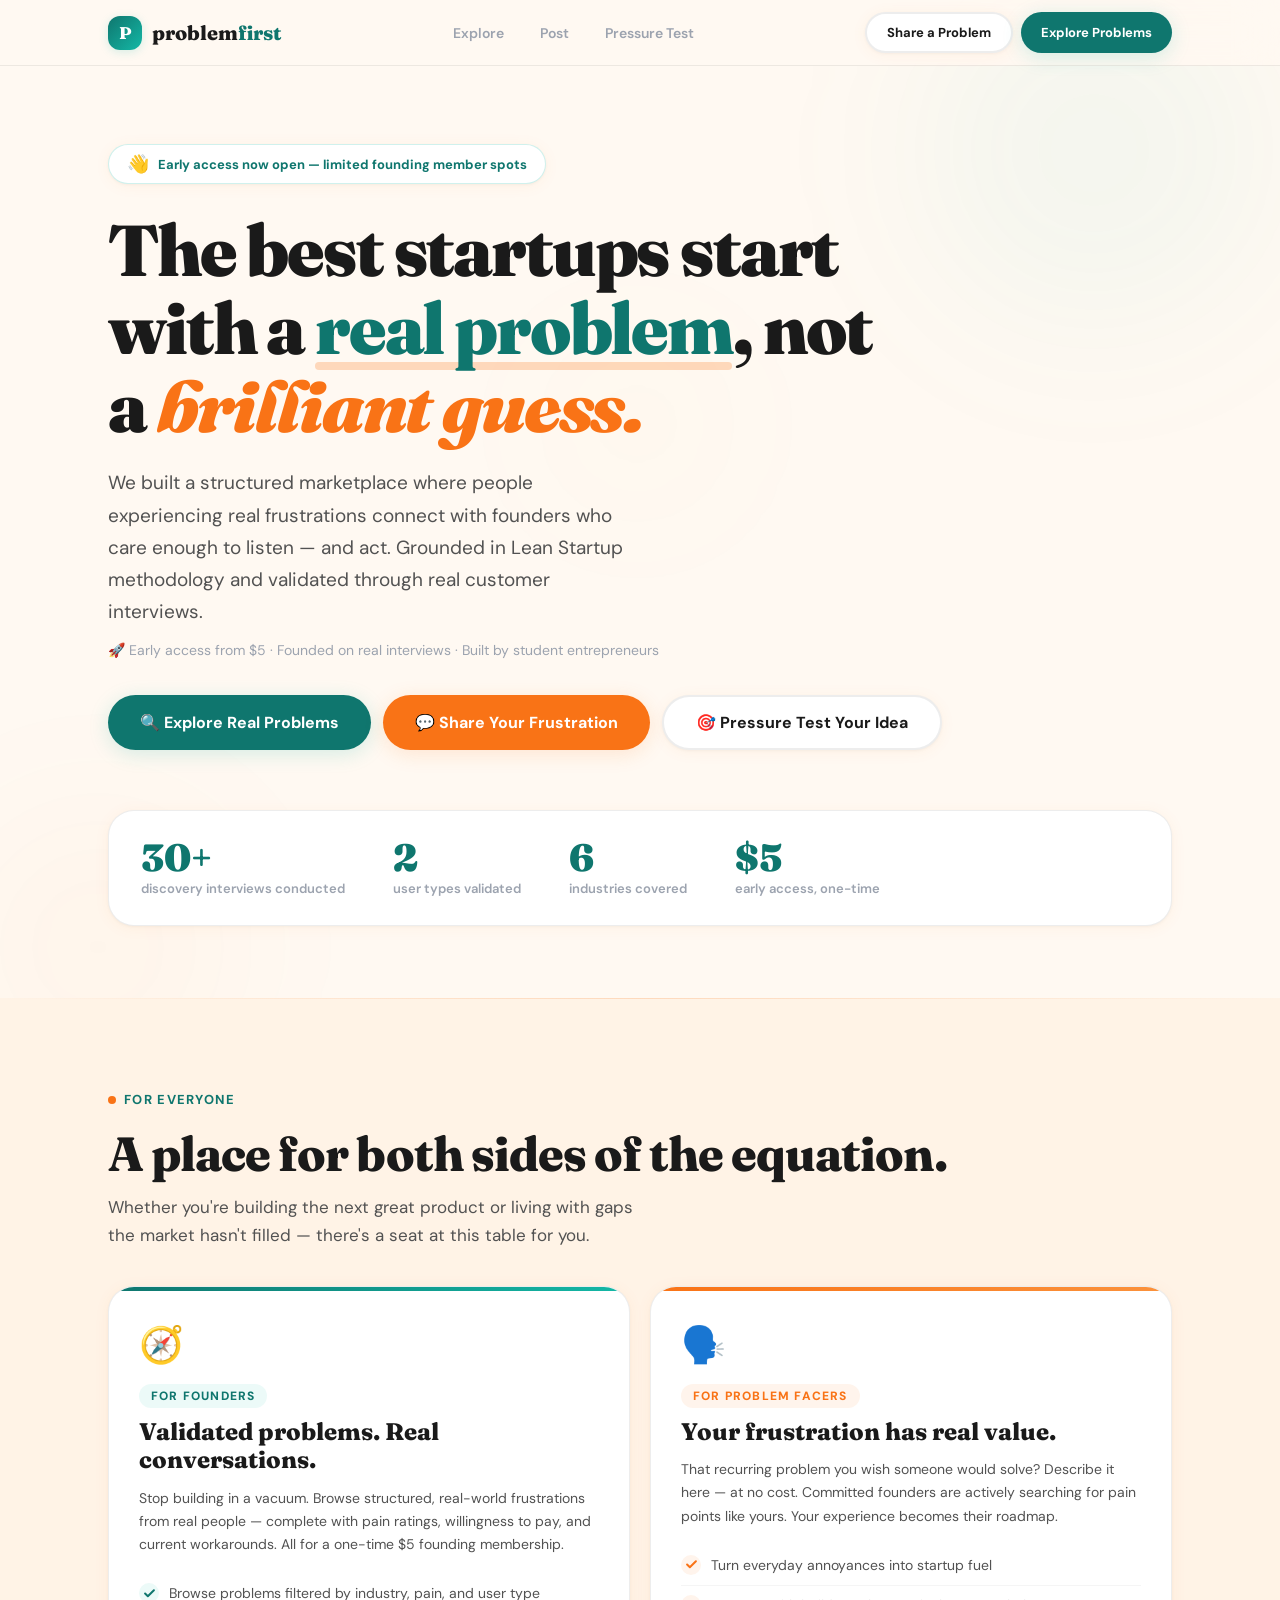
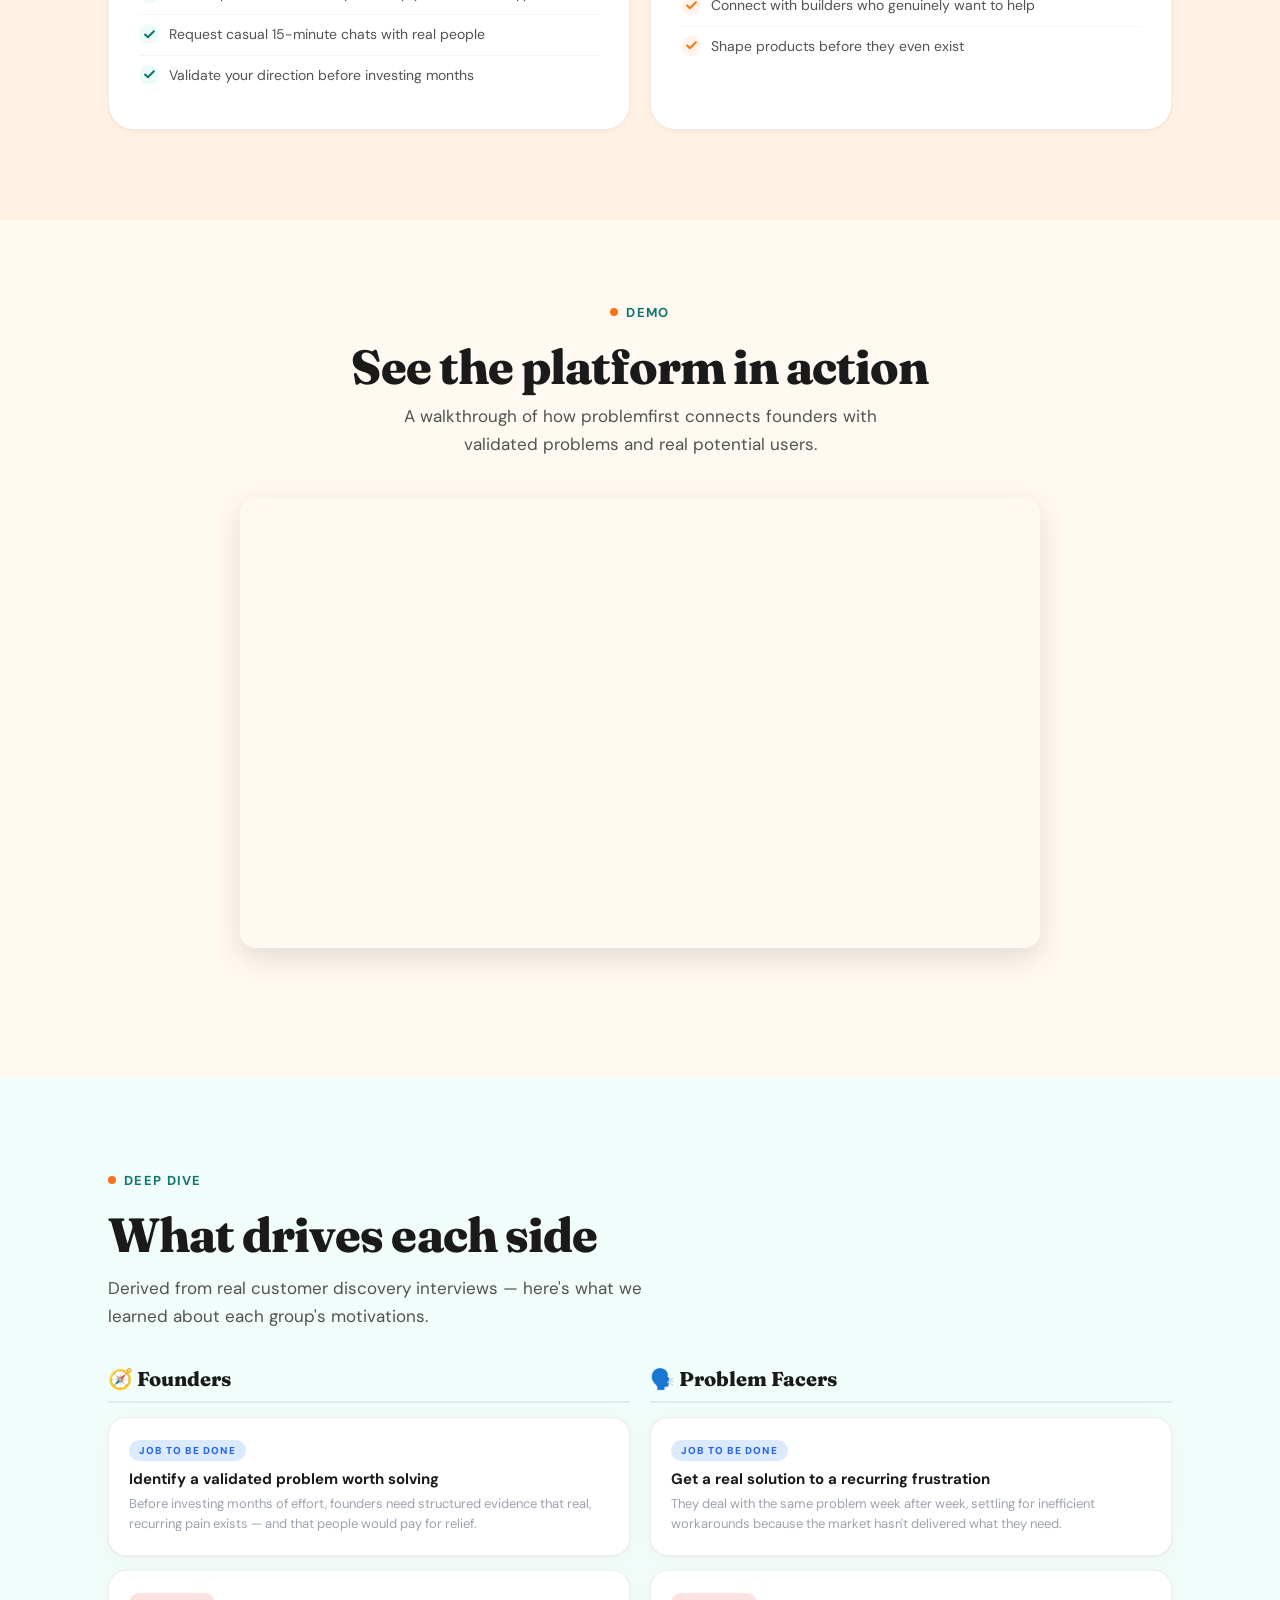
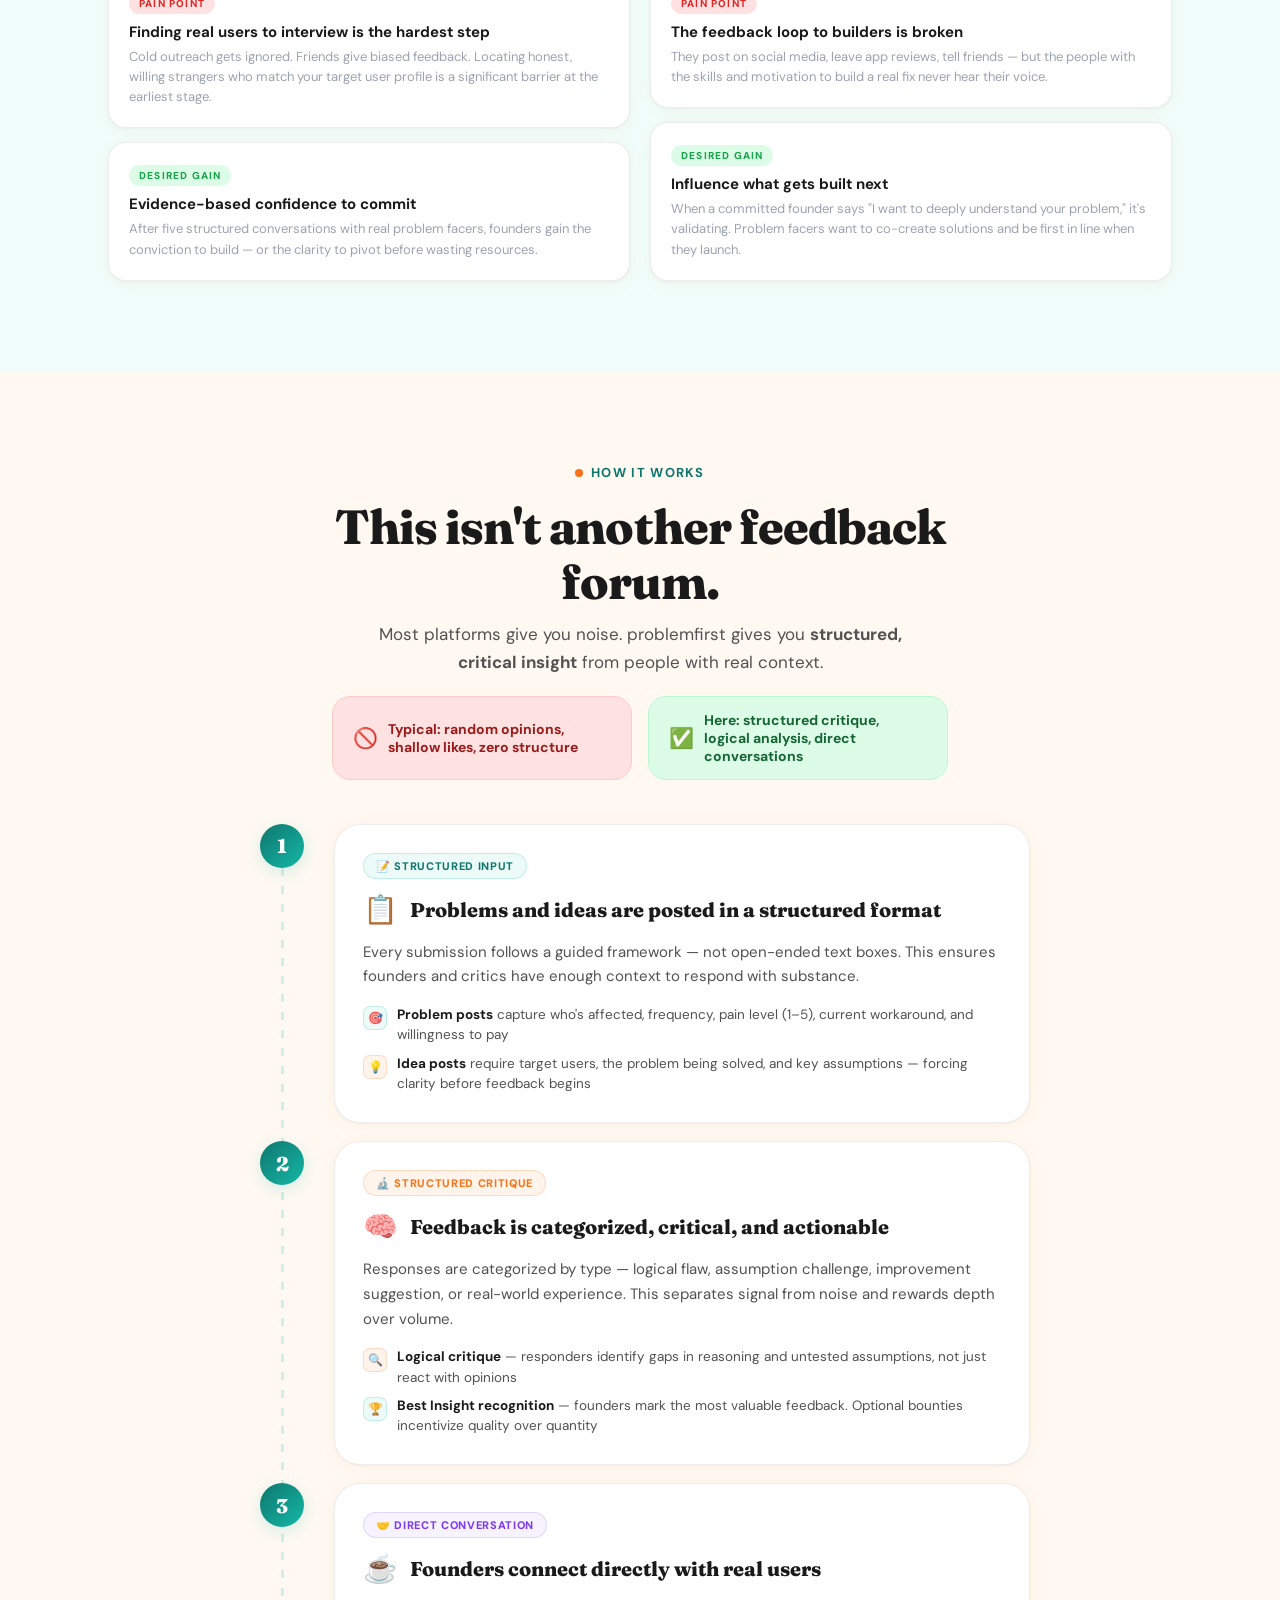
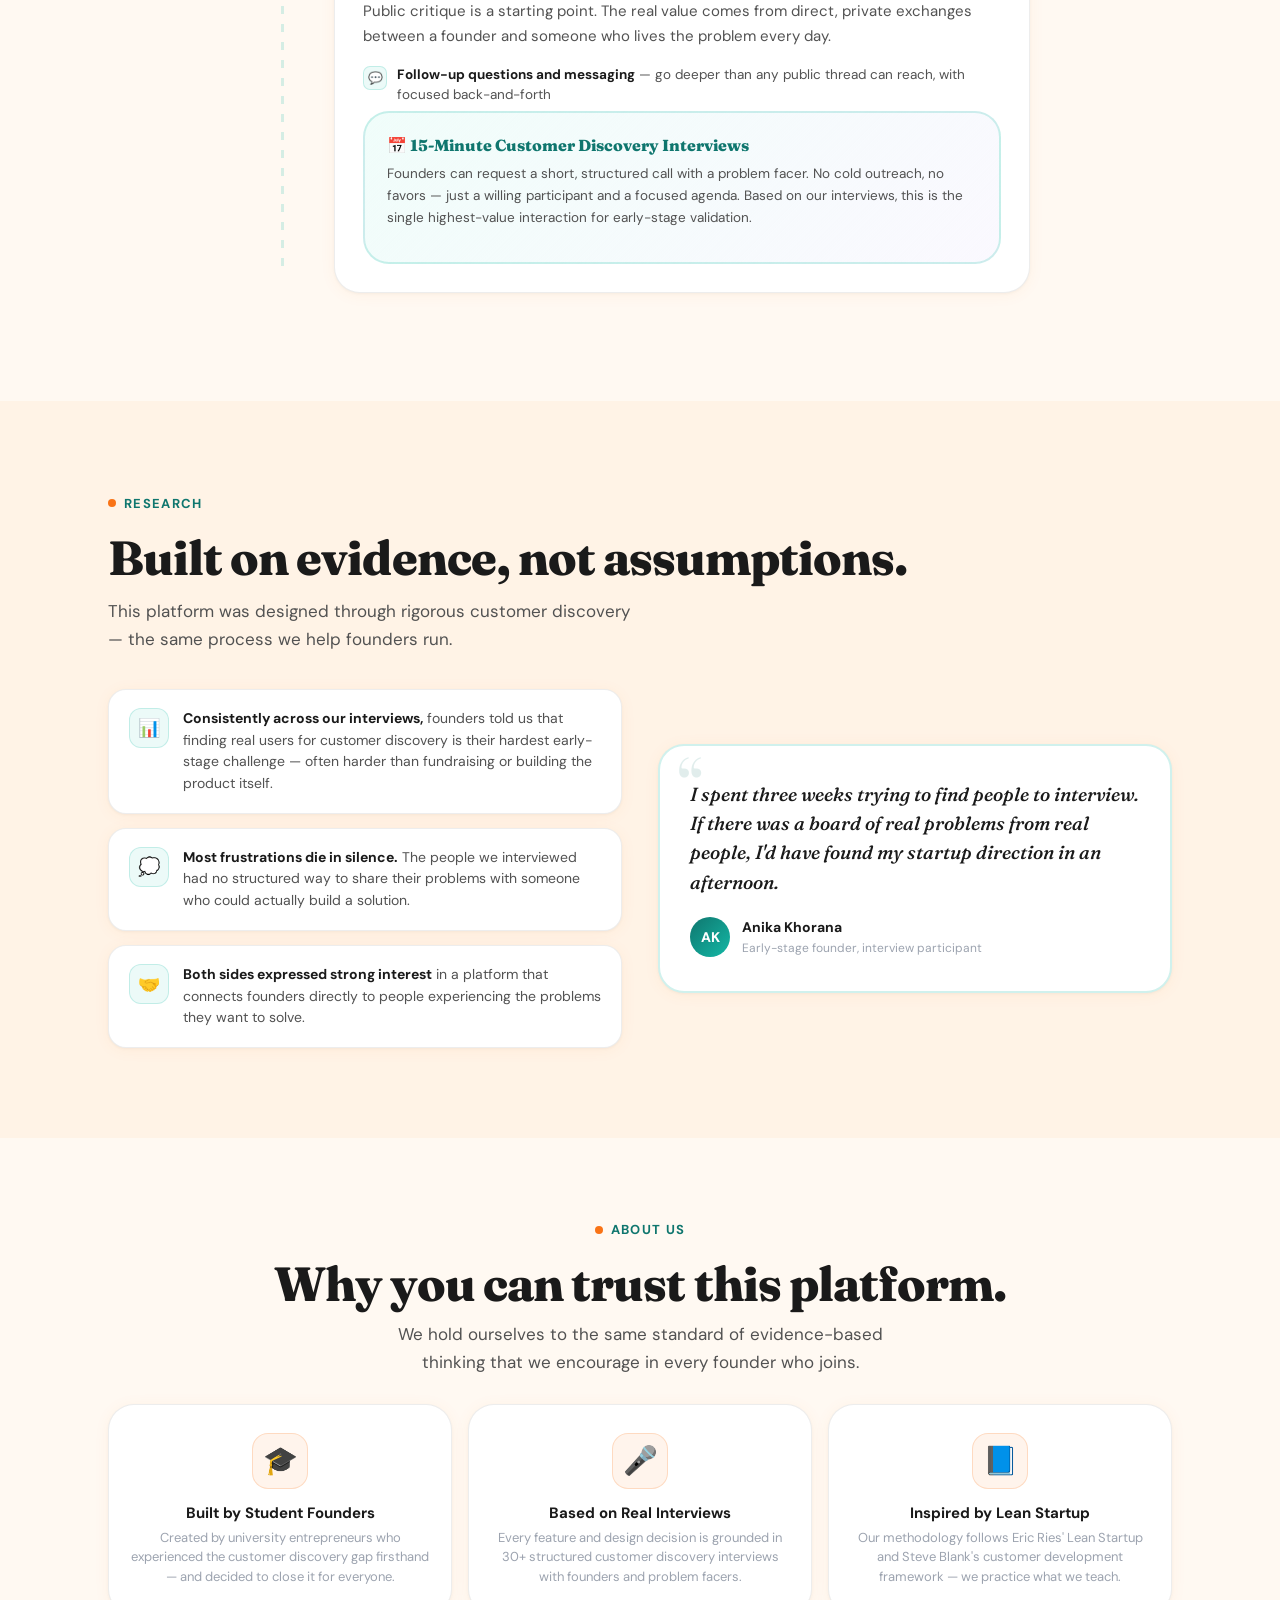
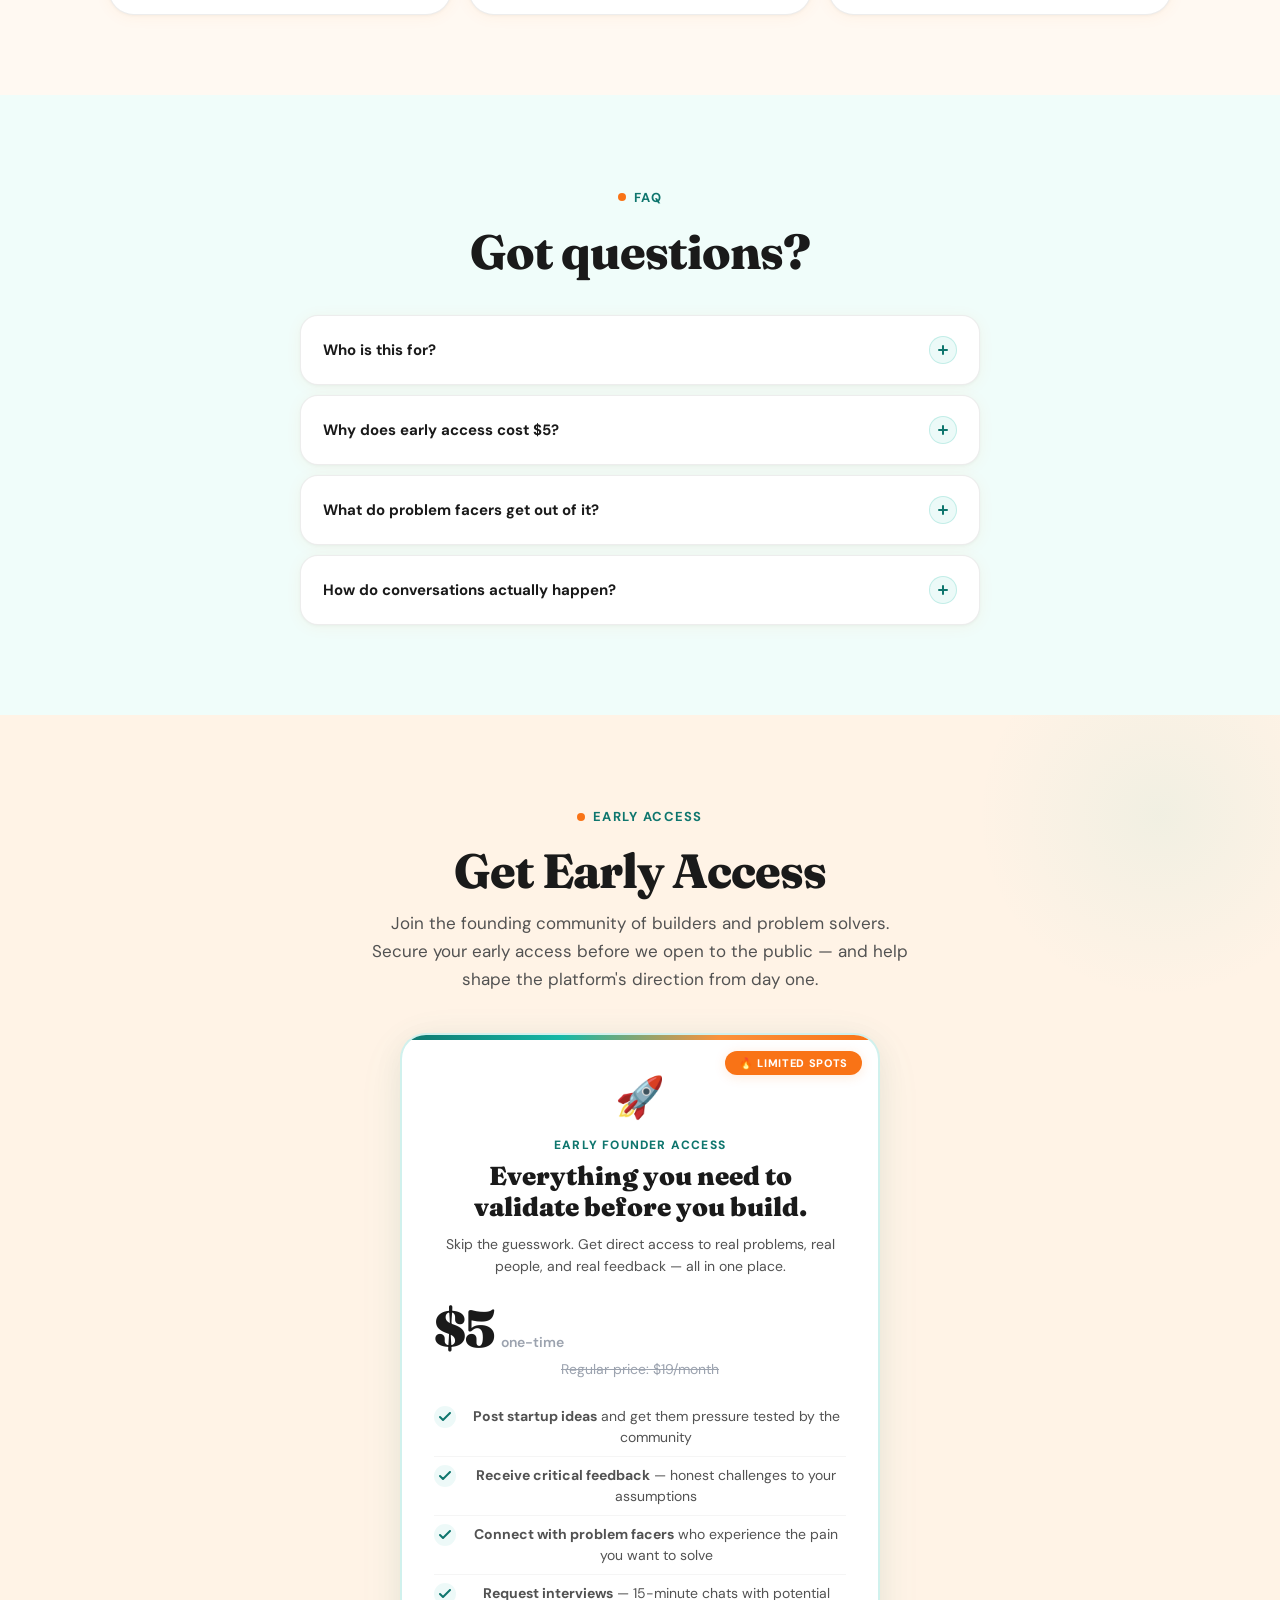
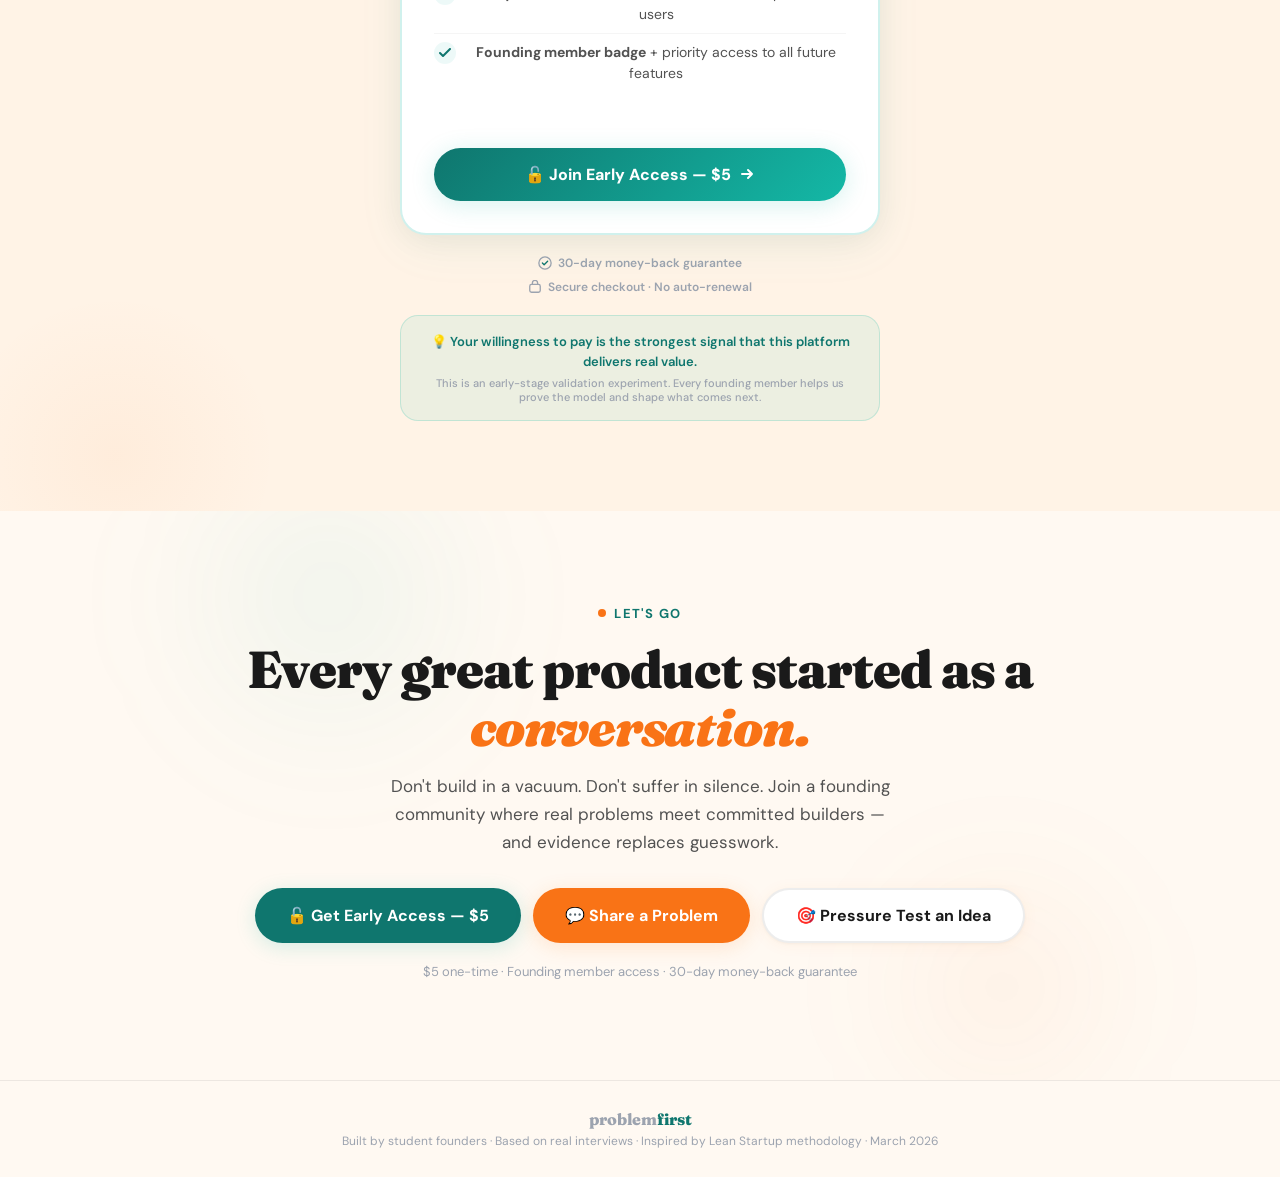
<file: index.html>
<!DOCTYPE html>
<html lang="en">
<head>
  <!-- Google tag (gtag.js) -->
<script async src="https://www.googletagmanager.com/gtag/js?id=G-DMVNR7SZPJ"></script>
<script>
  window.dataLayer = window.dataLayer || [];
  function gtag(){dataLayer.push(arguments);}
  gtag('js', new Date());

  gtag('config', 'G-DMVNR7SZPJ');
</script>
  
  <meta charset="UTF-8">
  <meta name="viewport" content="width=device-width, initial-scale=1.0">
  <title>problemfirst — Start with a real problem, not just an idea.</title>

  <!-- SEO Meta -->
  <meta name="description" content="A marketplace connecting founders with people who experience real problems. Discover pain points, validate demand, and talk to future users before building.">
  <meta name="keywords" content="startup, customer discovery, problem validation, founders, MVP, lean startup">
  <meta name="author" content="problemfirst">

  <!-- Open Graph -->
  <meta property="og:title" content="problemfirst — Start with a real problem, not just an idea.">
  <meta property="og:description" content="Connect founders with people experiencing real problems. Validate before you build.">
  <meta property="og:type" content="website">
  <meta property="og:url" content="https://yourusername.github.io/problemfirst/">
  <meta property="og:image" content="assets/images/og-image.svg">

  <!-- Twitter Card -->
  <meta name="twitter:card" content="summary_large_image">
  <meta name="twitter:title" content="problemfirst — Start with a real problem, not just an idea.">
  <meta name="twitter:description" content="Connect founders with people experiencing real problems.">

  <!-- Favicon -->
  <link rel="icon" type="image/svg+xml" href="assets/images/favicon.svg">

  <!-- Fonts -->
  <link rel="preconnect" href="https://fonts.googleapis.com">
  <link rel="preconnect" href="https://fonts.gstatic.com" crossorigin>
  <link href="https://fonts.googleapis.com/css2?family=Fraunces:ital,opsz,wght@0,9..144,400;0,9..144,500;0,9..144,600;0,9..144,700;0,9..144,800;0,9..144,900;1,9..144,400;1,9..144,700&family=DM+Sans:wght@400;500;600;700;800&display=swap" rel="stylesheet">

  <!-- Stylesheet -->
  <link rel="stylesheet" href="assets/css/style.css">
</head>
<body>

<!-- NAV -->
<nav class="topnav">
  <div class="topnav-inner">
    <div class="logo" onclick="go('landing')">
      <span class="logo-mark">P</span>
      <span class="logo-text">problem<span>first</span></span>
    </div>
    <div class="nav-links">
      <button class="nav-link" data-nav="board" onclick="go('board')">Explore</button>
      <button class="nav-link" data-nav="post" onclick="go('post')">Post</button>
      <button class="nav-link" data-nav="pressuretest" onclick="go('pressuretest')">Pressure Test</button>
    </div>
    <div class="nav-cta">
      <button class="btn btn-ghost btn-sm" onclick="go('post')">Share a Problem</button>
      <button class="btn btn-teal btn-sm" onclick="go('board')">Explore Problems</button>
    </div>
  </div>
</nav>


<!-- ═══ PAGE 1: LANDING ═══ -->
<div id="page-landing" class="page active">

  <section class="hero">
    <div class="hero-bg"><div class="hero-blob b1"></div><div class="hero-blob b2"></div><div class="hero-blob b3"></div></div>
    <div class="container">
      <div class="hero-eyebrow reveal"><span class="hero-wave">👋</span> Early access now open — limited founding member spots</div>
      <h1 class="hero-h1 reveal reveal-d1">
        The best startups start with a <span class="highlight">real problem</span>, not a <span class="highlight-coral">brilliant guess.</span>
      </h1>
      <p class="hero-sub reveal reveal-d2">We built a structured marketplace where people experiencing real frustrations connect with founders who care enough to listen — and act. Grounded in Lean Startup methodology and validated through real customer interviews.</p>
      <p class="hero-micro reveal reveal-d2">🚀 Early access from $5 · Founded on real interviews · Built by student entrepreneurs</p>
      <div class="hero-ctas reveal reveal-d3">
        <button class="btn btn-teal btn-lg" onclick="go('board')">🔍 Explore Real Problems</button>
        <button class="btn btn-coral btn-lg" onclick="go('post')">💬 Share Your Frustration</button>
        <button class="btn btn-ghost btn-lg" onclick="go('pressuretest')">🎯 Pressure Test Your Idea</button>
      </div>
      <div class="hero-stats reveal reveal-d4">
        <div><div class="stat-n">30+</div><div class="stat-l">discovery interviews conducted</div></div>
        <div><div class="stat-n">2</div><div class="stat-l">user types validated</div></div>
        <div><div class="stat-n">6</div><div class="stat-l">industries covered</div></div>
        <div><div class="stat-n">$5</div><div class="stat-l">early access, one-time</div></div>
      </div>
    </div>
  </section>

  <section class="vp-section">
    <div class="container">
      <div class="reveal"><span class="section-label"><span class="dot"></span> For everyone</span><h2 class="section-heading">A place for both sides of the equation.</h2><p class="section-sub">Whether you're building the next great product or living with gaps the market hasn't filled — there's a seat at this table for you.</p></div>
      <div class="vp-grid">
        <div class="card vp-card founder reveal reveal-d1">
          <span class="vp-emoji">🧭</span><span class="vp-role">For Founders</span>
          <h3>Validated problems. Real conversations.</h3>
          <p>Stop building in a vacuum. Browse structured, real-world frustrations from real people — complete with pain ratings, willingness to pay, and current workarounds. All for a one-time $5 founding membership.</p>
          <ul class="vp-list">
            <li><span class="vp-chk"><svg class="chk-svg" viewBox="0 0 10 8" fill="none"><path d="M1 4l2.5 2.5L9 1" stroke="currentColor" stroke-width="1.8" stroke-linecap="round" stroke-linejoin="round"/></svg></span>Browse problems filtered by industry, pain, and user type</li>
            <li><span class="vp-chk"><svg class="chk-svg" viewBox="0 0 10 8" fill="none"><path d="M1 4l2.5 2.5L9 1" stroke="currentColor" stroke-width="1.8" stroke-linecap="round" stroke-linejoin="round"/></svg></span>Request casual 15-minute chats with real people</li>
            <li><span class="vp-chk"><svg class="chk-svg" viewBox="0 0 10 8" fill="none"><path d="M1 4l2.5 2.5L9 1" stroke="currentColor" stroke-width="1.8" stroke-linecap="round" stroke-linejoin="round"/></svg></span>Validate your direction before investing months</li>
          </ul>
        </div>
        <div class="card vp-card facer reveal reveal-d2">
          <span class="vp-emoji">🗣️</span><span class="vp-role">For Problem Facers</span>
          <h3>Your frustration has real value.</h3>
          <p>That recurring problem you wish someone would solve? Describe it here — at no cost. Committed founders are actively searching for pain points like yours. Your experience becomes their roadmap.</p>
          <ul class="vp-list">
            <li><span class="vp-chk"><svg class="chk-svg" viewBox="0 0 10 8" fill="none"><path d="M1 4l2.5 2.5L9 1" stroke="currentColor" stroke-width="1.8" stroke-linecap="round" stroke-linejoin="round"/></svg></span>Turn everyday annoyances into startup fuel</li>
            <li><span class="vp-chk"><svg class="chk-svg" viewBox="0 0 10 8" fill="none"><path d="M1 4l2.5 2.5L9 1" stroke="currentColor" stroke-width="1.8" stroke-linecap="round" stroke-linejoin="round"/></svg></span>Connect with builders who genuinely want to help</li>
            <li><span class="vp-chk"><svg class="chk-svg" viewBox="0 0 10 8" fill="none"><path d="M1 4l2.5 2.5L9 1" stroke="currentColor" stroke-width="1.8" stroke-linecap="round" stroke-linejoin="round"/></svg></span>Shape products before they even exist</li>
          </ul>
        </div>
      </div>
    </div>
  </section>

<section class="vid-section">
  <div class="container" style="text-align:center">
    <div class="reveal">
      <span class="section-label" style="justify-content:center"><span class="dot"></span> Demo</span>
      <h2 class="section-heading" style="margin:0 auto 8px">See the platform in action</h2>
      <p class="section-sub" style="margin:0 auto">A walkthrough of how problemfirst connects founders with validated problems and real potential users.</p>
    </div>

    <div class="reveal reveal-d1" style="max-width: 800px; margin: 40px auto;">
      <div style="position: relative; padding-bottom: 56.25%; height: 0; overflow: hidden; border-radius: 16px; box-shadow: 0 10px 30px rgba(0,0,0,0.12);">
        <iframe
          src="https://www.youtube.com/embed/ZTcDgNFyFik?start=2"
          title="problemfirst demo video"
          frameborder="0"
          allow="accelerometer; autoplay; clipboard-write; encrypted-media; gyroscope; picture-in-picture; web-share"
          referrerpolicy="strict-origin-when-cross-origin"
          allowfullscreen
          style="position: absolute; top: 0; left: 0; width: 100%; height: 100%;">
        </iframe>
      </div>
    </div>
  </div>
</section>

  <section class="jpb-section">
    <div class="container">
      <div class="reveal"><span class="section-label"><span class="dot"></span> Deep dive</span><h2 class="section-heading">What drives each side</h2><p class="section-sub">Derived from real customer discovery interviews — here's what we learned about each group's motivations.</p></div>
      <div class="jpb-grid">
        <div class="jpb-col reveal reveal-d1">
          <div class="jpb-col-title">🧭 Founders</div>
          <div class="jpb-card"><span class="jpb-type job">Job to be done</span><h4>Identify a validated problem worth solving</h4><p>Before investing months of effort, founders need structured evidence that real, recurring pain exists — and that people would pay for relief.</p></div>
          <div class="jpb-card"><span class="jpb-type pain-t">Pain point</span><h4>Finding real users to interview is the hardest step</h4><p>Cold outreach gets ignored. Friends give biased feedback. Locating honest, willing strangers who match your target user profile is a significant barrier at the earliest stage.</p></div>
          <div class="jpb-card"><span class="jpb-type gain">Desired gain</span><h4>Evidence-based confidence to commit</h4><p>After five structured conversations with real problem facers, founders gain the conviction to build — or the clarity to pivot before wasting resources.</p></div>
        </div>
        <div class="jpb-col reveal reveal-d2">
          <div class="jpb-col-title">🗣️ Problem Facers</div>
          <div class="jpb-card"><span class="jpb-type job">Job to be done</span><h4>Get a real solution to a recurring frustration</h4><p>They deal with the same problem week after week, settling for inefficient workarounds because the market hasn't delivered what they need.</p></div>
          <div class="jpb-card"><span class="jpb-type pain-t">Pain point</span><h4>The feedback loop to builders is broken</h4><p>They post on social media, leave app reviews, tell friends — but the people with the skills and motivation to build a real fix never hear their voice.</p></div>
          <div class="jpb-card"><span class="jpb-type gain">Desired gain</span><h4>Influence what gets built next</h4><p>When a committed founder says "I want to deeply understand your problem," it's validating. Problem facers want to co-create solutions and be first in line when they launch.</p></div>
        </div>
      </div>
    </div>
  </section>

  <section class="how-section" id="how">
    <div class="container">
      <div class="how-intro reveal">
        <span class="section-label" style="justify-content:center"><span class="dot"></span> How it works</span>
        <h2 class="section-heading" style="margin:0 auto 10px">This isn't another feedback forum.</h2>
        <p class="section-sub" style="margin:0 auto">Most platforms give you noise. problemfirst gives you <strong>structured, critical insight</strong> from people with real context.</p>
      </div>

      <div class="how-contrast reveal reveal-d1">
        <div class="how-contrast-card how-contrast-bad"><span class="how-contrast-icon">🚫</span> Typical: random opinions, shallow likes, zero structure</div>
        <div class="how-contrast-card how-contrast-good"><span class="how-contrast-icon">✅</span> Here: structured critique, logical analysis, direct conversations</div>
      </div>

      <div class="how-steps">
        <!-- Step 1 -->
        <div class="how-step reveal reveal-d1">
          <div class="how-step-left"><div class="how-step-num">1</div><div class="how-step-connector"></div></div>
          <div class="how-step-card">
            <span class="how-step-badge how-badge-teal">📝 Structured Input</span>
            <div class="how-step-top"><span class="how-step-emoji">📋</span><span class="how-step-title">Problems and ideas are posted in a structured format</span></div>
            <p class="how-step-desc">Every submission follows a guided framework — not open-ended text boxes. This ensures founders and critics have enough context to respond with substance.</p>
            <div class="how-step-details">
              <div class="how-detail"><span class="how-detail-icon how-detail-teal">🎯</span><span><strong>Problem posts</strong> capture who's affected, frequency, pain level (1–5), current workaround, and willingness to pay</span></div>
              <div class="how-detail"><span class="how-detail-icon how-detail-coral">💡</span><span><strong>Idea posts</strong> require target users, the problem being solved, and key assumptions — forcing clarity before feedback begins</span></div>
            </div>
          </div>
        </div>

        <!-- Step 2 -->
        <div class="how-step reveal reveal-d2">
          <div class="how-step-left"><div class="how-step-num">2</div><div class="how-step-connector"></div></div>
          <div class="how-step-card">
            <span class="how-step-badge how-badge-coral">🔬 Structured Critique</span>
            <div class="how-step-top"><span class="how-step-emoji">🧠</span><span class="how-step-title">Feedback is categorized, critical, and actionable</span></div>
            <p class="how-step-desc">Responses are categorized by type — logical flaw, assumption challenge, improvement suggestion, or real-world experience. This separates signal from noise and rewards depth over volume.</p>
            <div class="how-step-details">
              <div class="how-detail"><span class="how-detail-icon how-detail-coral">🔍</span><span><strong>Logical critique</strong> — responders identify gaps in reasoning and untested assumptions, not just react with opinions</span></div>
              <div class="how-detail"><span class="how-detail-icon how-detail-teal">🏆</span><span><strong>Best Insight recognition</strong> — founders mark the most valuable feedback. Optional bounties incentivize quality over quantity</span></div>
            </div>
          </div>
        </div>

        <!-- Step 3 -->
        <div class="how-step reveal reveal-d3">
          <div class="how-step-left"><div class="how-step-num">3</div><div class="how-step-connector"></div></div>
          <div class="how-step-card">
            <span class="how-step-badge how-badge-purple">🤝 Direct Conversation</span>
            <div class="how-step-top"><span class="how-step-emoji">☕</span><span class="how-step-title">Founders connect directly with real users</span></div>
            <p class="how-step-desc">Public critique is a starting point. The real value comes from direct, private exchanges between a founder and someone who lives the problem every day.</p>
            <div class="how-step-details">
              <div class="how-detail"><span class="how-detail-icon how-detail-teal">💬</span><span><strong>Follow-up questions and messaging</strong> — go deeper than any public thread can reach, with focused back-and-forth</span></div>
            </div>

            <div class="how-interview-hl">
              <div class="how-interview-title">📅 15-Minute Customer Discovery Interviews</div>
              <p class="how-interview-desc">Founders can request a short, structured call with a problem facer. No cold outreach, no favors — just a willing participant and a focused agenda. Based on our interviews, this is the single highest-value interaction for early-stage validation.</p>
            </div>

          </div>
        </div>
      </div>
    </div>
  </section>

  <section class="val-section">
    <div class="container">
      <div class="reveal"><span class="section-label"><span class="dot"></span> Research</span><h2 class="section-heading">Built on evidence, not assumptions.</h2><p class="section-sub">This platform was designed through rigorous customer discovery — the same process we help founders run.</p></div>
      <div class="val-content">
        <div class="val-insights reveal reveal-d1">
          <div class="insight"><div class="insight-ico">📊</div><p><strong>Consistently across our interviews,</strong> founders told us that finding real users for customer discovery is their hardest early-stage challenge — often harder than fundraising or building the product itself.</p></div>
          <div class="insight"><div class="insight-ico">💭</div><p><strong>Most frustrations die in silence.</strong> The people we interviewed had no structured way to share their problems with someone who could actually build a solution.</p></div>
          <div class="insight"><div class="insight-ico">🤝</div><p><strong>Both sides expressed strong interest</strong> in a platform that connects founders directly to people experiencing the problems they want to solve.</p></div>
        </div>
        <div class="val-quote reveal reveal-d2">
          <blockquote>I spent three weeks trying to find people to interview. If there was a board of real problems from real people, I'd have found my startup direction in an afternoon.</blockquote>
          <div class="val-author"><div class="val-avatar">AK</div><div><span class="val-name">Anika Khorana</span><span class="val-role-t">Early-stage founder, interview participant</span></div></div>
        </div>
      </div>
    </div>
  </section>

  <section class="cred-section">
    <div class="container" style="text-align:center">
      <div class="reveal"><span class="section-label" style="justify-content:center"><span class="dot"></span> About us</span><h2 class="section-heading" style="margin:0 auto 8px">Why you can trust this platform.</h2><p class="section-sub" style="margin:0 auto">We hold ourselves to the same standard of evidence-based thinking that we encourage in every founder who joins.</p></div>
      <div class="cred-grid">
        <div class="card cred-card reveal reveal-d1"><div class="cred-ico">🎓</div><h4>Built by Student Founders</h4><p>Created by university entrepreneurs who experienced the customer discovery gap firsthand — and decided to close it for everyone.</p></div>
        <div class="card cred-card reveal reveal-d2"><div class="cred-ico">🎤</div><h4>Based on Real Interviews</h4><p>Every feature and design decision is grounded in 30+ structured customer discovery interviews with founders and problem facers.</p></div>
        <div class="card cred-card reveal reveal-d3"><div class="cred-ico">📘</div><h4>Inspired by Lean Startup</h4><p>Our methodology follows Eric Ries' Lean Startup and Steve Blank's customer development framework — we practice what we teach.</p></div>
      </div>
    </div>
  </section>

  <section class="faq-section" id="faq">
    <div class="container" style="text-align:center">
      <div class="reveal"><span class="section-label" style="justify-content:center"><span class="dot"></span> FAQ</span><h2 class="section-heading" style="margin:0 auto 8px">Got questions?</h2></div>
      <div class="faq-grid">
        <div class="faq-item reveal"><button class="faq-q" onclick="this.parentElement.classList.toggle('open')">Who is this for?<span class="faq-toggle"><svg width="14" height="14" viewBox="0 0 14 14" fill="none"><path d="M7 3v8M3 7h8" stroke="var(--teal)" stroke-width="2" stroke-linecap="round"/></svg></span></button><div class="faq-a"><p><strong>Founders</strong> searching for real problems to solve, and <strong>anyone</strong> who experiences recurring frustrations and wishes someone would fix them. No technical background needed.</p></div></div>
        <div class="faq-item reveal reveal-d1"><button class="faq-q" onclick="this.parentElement.classList.toggle('open')">Why does early access cost $5?<span class="faq-toggle"><svg width="14" height="14" viewBox="0 0 14 14" fill="none"><path d="M7 3v8M3 7h8" stroke="var(--teal)" stroke-width="2" stroke-linecap="round"/></svg></span></button><div class="faq-a"><p>The $5 early access fee helps us validate that this platform delivers real value. It also ensures our founding community is made up of people genuinely committed to building better startups. Founding members get lifetime access and priority for all future features.</p></div></div>
        <div class="faq-item reveal reveal-d2"><button class="faq-q" onclick="this.parentElement.classList.toggle('open')">What do problem facers get out of it?<span class="faq-toggle"><svg width="14" height="14" viewBox="0 0 14 14" fill="none"><path d="M7 3v8M3 7h8" stroke="var(--teal)" stroke-width="2" stroke-linecap="round"/></svg></span></button><div class="faq-a"><p>Problem facers join at no cost. Your value is your experience — founders pay for access because your real-world frustrations are the raw material great startups are built from. You get direct access to builders, influence over what gets made, and early access to solutions designed around your needs.</p></div></div>
        <div class="faq-item reveal reveal-d3"><button class="faq-q" onclick="this.parentElement.classList.toggle('open')">How do conversations actually happen?<span class="faq-toggle"><svg width="14" height="14" viewBox="0 0 14 14" fill="none"><path d="M7 3v8M3 7h8" stroke="var(--teal)" stroke-width="2" stroke-linecap="round"/></svg></span></button><div class="faq-a"><p>Founders browse the Problem Board, ask structured follow-up questions, and request 15-minute customer discovery interviews. Every interaction happens through the platform — designed to be respectful, focused, and grounded in Lean Startup best practices.</p></div></div>
      </div>
    </div>
  </section>

  <!-- EARLY ACCESS PRICING -->
  <section class="pricing-section" id="pricing">
    <div class="container" style="text-align:center">
      <div class="reveal">
        <span class="section-label" style="justify-content:center"><span class="dot"></span> Early Access</span>
        <h2 class="section-heading" style="margin:0 auto 10px">Get Early Access</h2>
        <p class="section-sub" style="margin:0 auto">Join the founding community of builders and problem solvers. Secure your early access before we open to the public — and help shape the platform's direction from day one.</p>
      </div>

      <div class="pricing-wrapper reveal reveal-d1">
        <div class="pricing-card">
          <span class="pricing-popular">🔥 Limited Spots</span>
          <div class="pricing-body">
            <span class="pricing-emoji">🚀</span>
            <div class="pricing-plan">Early Founder Access</div>
            <h3 class="pricing-title">Everything you need to validate before you build.</h3>
            <p class="pricing-desc">Skip the guesswork. Get direct access to real problems, real people, and real feedback — all in one place.</p>

            <div class="pricing-price">
              <span class="pricing-dollar">$5</span>
              <span class="pricing-period">one-time</span>
            </div>
            <div class="pricing-original">Regular price: $19/month</div>

            <ul class="pricing-benefits">
              <li><span class="pricing-check"><svg width="12" height="10" viewBox="0 0 12 10" fill="none"><path d="M1 5l3 3L11 1" stroke="currentColor" stroke-width="2" stroke-linecap="round" stroke-linejoin="round"/></svg></span><span><strong>Post startup ideas</strong> and get them pressure tested by the community</span></li>
              <li><span class="pricing-check"><svg width="12" height="10" viewBox="0 0 12 10" fill="none"><path d="M1 5l3 3L11 1" stroke="currentColor" stroke-width="2" stroke-linecap="round" stroke-linejoin="round"/></svg></span><span><strong>Receive critical feedback</strong> — honest challenges to your assumptions</span></li>
              <li><span class="pricing-check"><svg width="12" height="10" viewBox="0 0 12 10" fill="none"><path d="M1 5l3 3L11 1" stroke="currentColor" stroke-width="2" stroke-linecap="round" stroke-linejoin="round"/></svg></span><span><strong>Connect with problem facers</strong> who experience the pain you want to solve</span></li>
              <li><span class="pricing-check"><svg width="12" height="10" viewBox="0 0 12 10" fill="none"><path d="M1 5l3 3L11 1" stroke="currentColor" stroke-width="2" stroke-linecap="round" stroke-linejoin="round"/></svg></span><span><strong>Request interviews</strong> — 15-minute chats with potential users</span></li>
              <li><span class="pricing-check"><svg width="12" height="10" viewBox="0 0 12 10" fill="none"><path d="M1 5l3 3L11 1" stroke="currentColor" stroke-width="2" stroke-linecap="round" stroke-linejoin="round"/></svg></span><span><strong>Founding member badge</strong> + priority access to all future features</span></li>
            </ul>
          </div>
          <div class="pricing-cta-wrap">
            <button class="pricing-cta" onclick="go('checkout')">🔓 Join Early Access — $5 <svg width="16" height="16" viewBox="0 0 16 16" fill="none"><path d="M3 8h10m-4-4l4 4-4 4" stroke="#fff" stroke-width="2" stroke-linecap="round" stroke-linejoin="round"/></svg></button>
          </div>
        </div>

        <div class="pricing-trust">
          <div class="pricing-trust-item"><svg width="14" height="14" viewBox="0 0 16 16" fill="none"><circle cx="8" cy="8" r="7" stroke="#9CA3AF" stroke-width="1.5"/><path d="M5 8l2 2 4-4" stroke="#0F766E" stroke-width="1.5" stroke-linecap="round" stroke-linejoin="round"/></svg> 30-day money-back guarantee</div>
          <div class="pricing-trust-item"><svg width="14" height="14" viewBox="0 0 16 16" fill="none"><rect x="2" y="5" width="12" height="9" rx="2" stroke="#9CA3AF" stroke-width="1.5"/><path d="M5 5V3.5a3 3 0 016 0V5" stroke="#9CA3AF" stroke-width="1.5" stroke-linecap="round"/></svg> Secure checkout · No auto-renewal</div>
        </div>

        <div class="pricing-note">
          <p>💡 Your willingness to pay is the strongest signal that this platform delivers real value.</p>
          <small>This is an early-stage validation experiment. Every founding member helps us prove the model and shape what comes next.</small>
        </div>
      </div>
    </div>
  </section>

  <section class="final-cta" id="cta">
    <div class="blobs"><div class="fb1"></div><div class="fb2"></div></div>
    <div class="container">
      <div class="reveal"><span class="section-label" style="justify-content:center"><span class="dot"></span> Let's go</span></div>
      <h2 class="final-h2 reveal reveal-d1">Every great product started as a <span class="highlight-coral">conversation.</span></h2>
      <p class="final-sub reveal reveal-d2">Don't build in a vacuum. Don't suffer in silence. Join a founding community where real problems meet committed builders — and evidence replaces guesswork.</p>
      <div class="final-ctas reveal reveal-d3">
        <button class="btn btn-teal btn-lg" onclick="go('checkout')">🔓 Get Early Access — $5</button>
        <button class="btn btn-coral btn-lg" onclick="go('post')">💬 Share a Problem</button>
        <button class="btn btn-ghost btn-lg" onclick="go('pressuretest')">🎯 Pressure Test an Idea</button>
      </div>
      <p class="final-fn reveal reveal-d4">$5 one-time · Founding member access · 30-day money-back guarantee</p>
    </div>
  </section>

  <footer class="footer"><div class="container"><div class="footer-logo">problem<span>first</span></div><div class="footer-text">Built by student founders · Based on real interviews · Inspired by Lean Startup methodology · March 2026</div></div></footer>
</div>


<!-- ═══ PAGE 2: BOARD ═══ -->
<div id="page-board" class="page">
  <div class="container" style="padding-top:72px"><div class="toolbar" id="toolbar"></div><div class="board-layout"><aside class="sidebar" id="sidebar"></aside><main class="board-main" id="board-main"></main></div></div>
</div>

<!-- ═══ PAGE 3: DETAIL ═══ -->
<div id="page-detail" class="page">
  <div class="detail-container" style="padding-top:72px" id="detail-content"></div>
</div>

<!-- ═══ PAGE 4: POST ═══ -->
<div id="page-post" class="page">
  <div class="post-container" style="padding-top:72px" id="post-content"></div>
</div>

<!-- ═══ PAGE 5: PRESSURE TEST ═══ -->
<div id="page-pressuretest" class="page">
  <div class="pt-container" style="padding-top:72px" id="pt-content"></div>
</div>

<!-- ═══ PAGE 6: CHECKOUT ═══ -->
<div id="page-checkout" class="page">
  <div class="checkout-container" style="padding-top:72px" id="checkout-content"></div>
</div>

<!-- Drawer -->
<div id="drawer-overlay" class="drawer-overlay hide" onclick="closeDrawer()">
  <div class="drawer" onclick="event.stopPropagation()">
    <div class="drawer-head"><h3>Filters</h3><button class="drawer-close" onclick="closeDrawer()">×</button></div>
    <div id="drawer-filters"></div>
  </div>
</div>



  <!-- Database Collection -->
  <script src="assets/js/db.js"></script>

  <!-- Application Logic -->
  <script src="assets/js/script.js"></script>
</body>
</html>
</file>
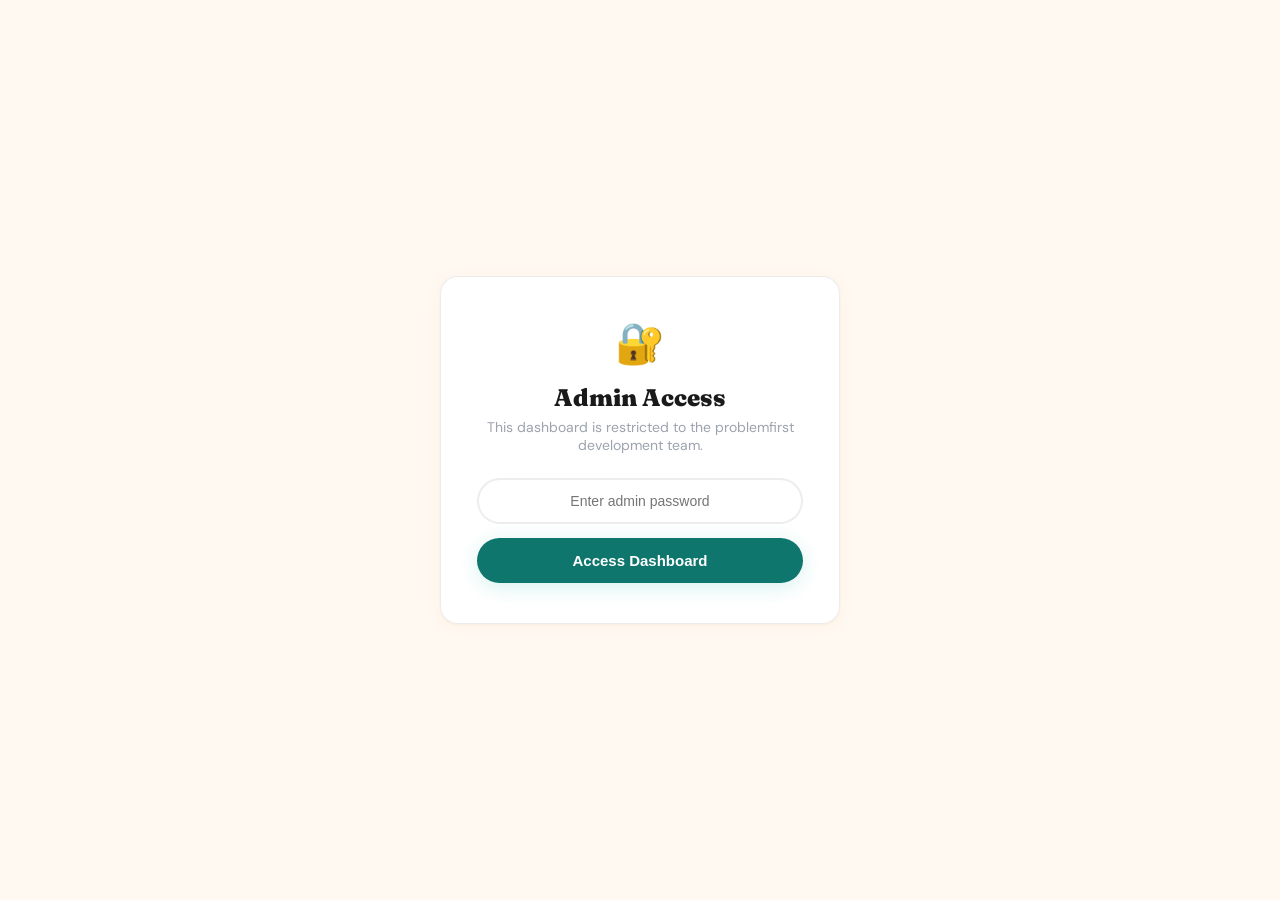
<file: admin.html>
<!DOCTYPE html>
<html lang="en">
<head>
<meta charset="UTF-8">
<meta name="viewport" content="width=device-width, initial-scale=1.0">
<title>Admin — problemfirst</title>
<meta name="robots" content="noindex, nofollow">
<link rel="preconnect" href="https://fonts.googleapis.com">
<link href="https://fonts.googleapis.com/css2?family=Fraunces:opsz,wght@9..144,700;9..144,900&family=DM+Sans:wght@400;500;600;700;800&display=swap" rel="stylesheet">
<style>
:root {
  --fn-d: 'Fraunces', Georgia, serif;
  --fn-b: 'DM Sans', sans-serif;
  --teal: #0F766E;
  --teal-light: #14B8A6;
  --teal-bg: rgba(20,184,166,0.08);
  --teal-border: rgba(20,184,166,0.2);
  --coral: #F97316;
  --coral-bg: rgba(249,115,22,0.08);
  --coral-border: rgba(249,115,22,0.2);
  --bg: #FFF9F2;
  --bg-card: #FFFFFF;
  --t1: #1A1A1A;
  --t2: #525252;
  --t3: #9CA3AF;
  --brd: rgba(0,0,0,0.07);
  --shadow: 0 2px 16px rgba(249,115,22,0.06), 0 1px 3px rgba(0,0,0,0.04);
  --r: 18px;
  --r-sm: 12px;
  --r-pill: 100px;
}
*, *::before, *::after { box-sizing: border-box; margin: 0; padding: 0; }
body { font-family: var(--fn-b); background: var(--bg); color: var(--t1); -webkit-font-smoothing: antialiased; min-height: 100vh; }

/* ── Login Gate ── */
.login-wrap { display: flex; align-items: center; justify-content: center; min-height: 100vh; padding: 28px; }
.login-card { background: var(--bg-card); border: 1px solid var(--brd); border-radius: var(--r); box-shadow: var(--shadow); padding: 40px 36px; max-width: 400px; width: 100%; text-align: center; }
.login-icon { font-size: 40px; margin-bottom: 14px; }
.login-card h1 { font-family: var(--fn-d); font-size: 24px; font-weight: 900; margin-bottom: 6px; }
.login-card p { font-size: 14px; color: var(--t3); margin-bottom: 24px; }
.login-input { width: 100%; padding: 13px 16px; border-radius: var(--r-pill); border: 2px solid var(--brd); font-size: 14px; color: var(--t1); outline: none; text-align: center; margin-bottom: 14px; transition: border-color 0.2s; }
.login-input:focus { border-color: var(--teal); }
.login-btn { width: 100%; padding: 14px 0; border-radius: var(--r-pill); font-size: 15px; font-weight: 700; background: var(--teal); color: #fff; border: none; cursor: pointer; box-shadow: 0 4px 20px rgba(20,184,166,0.18); transition: all 0.25s; }
.login-btn:hover { background: var(--teal-light); transform: translateY(-2px); }
.login-error { font-size: 13px; color: #DC2626; margin-top: 10px; display: none; }

/* ── Dashboard ── */
.dashboard { display: none; }
.dash-nav { background: var(--bg-card); border-bottom: 1px solid var(--brd); padding: 14px 28px; display: flex; align-items: center; justify-content: space-between; }
.dash-logo { font-family: var(--fn-d); font-size: 18px; font-weight: 900; display: flex; align-items: center; gap: 8px; }
.dash-logo span { color: var(--teal); }
.dash-badge { padding: 4px 12px; border-radius: var(--r-pill); background: var(--coral-bg); color: var(--coral); font-size: 11px; font-weight: 800; letter-spacing: 0.06em; text-transform: uppercase; }
.dash-actions { display: flex; gap: 8px; }
.dash-btn { padding: 8px 18px; border-radius: var(--r-pill); font-size: 13px; font-weight: 700; border: 1.5px solid var(--brd); background: var(--bg-card); color: var(--t2); cursor: pointer; transition: all 0.2s; }
.dash-btn:hover { border-color: var(--teal); color: var(--teal); }
.dash-btn-out { color: var(--t3); }
.dash-btn-out:hover { border-color: #DC2626; color: #DC2626; }

.dash-body { max-width: 1100px; margin: 0 auto; padding: 28px; }

/* Stats */
.stat-grid { display: grid; grid-template-columns: repeat(3, 1fr); gap: 14px; margin-bottom: 28px; }
.stat-card { background: var(--bg-card); border: 1px solid var(--brd); border-radius: var(--r); padding: 22px 20px; box-shadow: var(--shadow); text-align: center; }
.stat-card .num { font-family: var(--fn-d); font-size: 36px; font-weight: 900; color: var(--teal); line-height: 1; margin-bottom: 4px; }
.stat-card .label { font-size: 13px; color: var(--t3); font-weight: 600; }

/* Tabs */
.tab-row { display: flex; gap: 4px; margin-bottom: 20px; }
.tab { padding: 10px 20px; border-radius: var(--r-pill); font-size: 14px; font-weight: 700; background: transparent; color: var(--t3); border: none; cursor: pointer; transition: all 0.2s; }
.tab.active { background: var(--teal); color: #fff; }
.tab:hover:not(.active) { color: var(--teal); }

/* Table */
.table-wrap { background: var(--bg-card); border: 1px solid var(--brd); border-radius: var(--r); overflow: hidden; box-shadow: var(--shadow); }
.table-empty { padding: 48px 20px; text-align: center; }
.table-empty .ico { font-size: 36px; margin-bottom: 10px; }
.table-empty h3 { font-family: var(--fn-d); font-size: 18px; margin-bottom: 6px; }
.table-empty p { font-size: 14px; color: var(--t3); }

table { width: 100%; border-collapse: collapse; font-size: 13px; }
thead { background: rgba(0,0,0,0.02); }
th { text-align: left; padding: 12px 16px; font-size: 11px; font-weight: 800; text-transform: uppercase; letter-spacing: 0.08em; color: var(--teal); border-bottom: 2px solid var(--brd); }
td { padding: 12px 16px; border-bottom: 1px solid rgba(0,0,0,0.04); color: var(--t2); vertical-align: top; max-width: 250px; overflow: hidden; text-overflow: ellipsis; white-space: nowrap; }
tr:hover td { background: rgba(20,184,166,0.03); }
td:first-child { font-weight: 600; color: var(--t1); }

.loading { text-align: center; padding: 40px; color: var(--t3); }
.spinner { width: 32px; height: 32px; border: 3px solid var(--brd); border-top: 3px solid var(--teal); border-radius: 50%; margin: 0 auto 12px; animation: spin 1s linear infinite; }
@keyframes spin { to { transform: rotate(360deg); } }

.export-btn { padding: 8px 18px; border-radius: var(--r-pill); font-size: 12px; font-weight: 700; border: 1.5px solid var(--teal-border); background: var(--teal-bg); color: var(--teal); cursor: pointer; transition: all 0.2s; float: right; margin-bottom: 12px; }
.export-btn:hover { background: var(--teal); color: #fff; }

@media (max-width: 640px) {
  .stat-grid { grid-template-columns: 1fr; }
  .dash-nav { flex-direction: column; gap: 10px; }
  td { max-width: 120px; font-size: 12px; }
}
</style>
</head>
<body>

<!-- ═══ LOGIN GATE ═══ -->
<div id="login-gate" class="login-wrap">
  <div class="login-card">
    <div class="login-icon">🔐</div>
    <h1>Admin Access</h1>
    <p>This dashboard is restricted to the problemfirst development team.</p>
    <input id="pwd-input" class="login-input" type="password" placeholder="Enter admin password" onkeydown="if(event.key==='Enter')doLogin()">
    <button class="login-btn" onclick="doLogin()">Access Dashboard</button>
    <div id="login-err" class="login-error">Incorrect password. Please try again.</div>
  </div>
</div>

<!-- ═══ DASHBOARD ═══ -->
<div id="dashboard" class="dashboard">
  <nav class="dash-nav">
    <div class="dash-logo">🔒 problem<span>first</span> <span class="dash-badge">Admin</span></div>
    <div class="dash-actions">
      <button class="dash-btn" onclick="fetchData()">↻ Refresh</button>
      <button class="dash-btn dash-btn-out" onclick="doLogout()">Sign Out</button>
    </div>
  </nav>

  <div class="dash-body">
    <div class="stat-grid" id="stat-grid">
      <div class="stat-card"><div class="num" id="ct-signups">—</div><div class="label">Signups</div></div>
      <div class="stat-card"><div class="num" id="ct-problems">—</div><div class="label">Problems Posted</div></div>
      <div class="stat-card"><div class="num" id="ct-ideas">—</div><div class="label">Ideas Posted</div></div>
    </div>

    <div class="tab-row">
      <button class="tab active" onclick="showTab('signups',this)">Signups</button>
      <button class="tab" onclick="showTab('problems',this)">Problems</button>
      <button class="tab" onclick="showTab('ideas',this)">Ideas</button>
    </div>

    <div id="table-area">
      <div class="loading"><div class="spinner"></div>Loading data...</div>
    </div>
  </div>
</div>

<script>
// ═══ CONFIG ═══
const API_URL = "https://script.google.com/macros/s/AKfycbyrRpoZH-NsIaec6gB6J6IHFezOYkOOz37CkxMxPg-HolkPR9BqTsTzvkJFbIwk8GWSKA/exec";
const ADMIN_KEY = "Killmystartup";

let DATA = { signups: [], problems: [], ideas: [] };
let currentTab = "signups";

// ═══ JSONP HELPER ═══
function jsonpRequest(url) {
  return new Promise((resolve, reject) => {
    const callbackName = "pfJsonp_" + Date.now() + "_" + Math.floor(Math.random() * 10000);
    const separator = url.includes("?") ? "&" : "?";
    const finalUrl = url + separator + "callback=" + callbackName;

    const script = document.createElement("script");
    script.src = finalUrl;

    let finished = false;

    window[callbackName] = function (data) {
      finished = true;
      resolve(data);
      cleanup();
    };

    script.onerror = function () {
      if (!finished) reject(new Error("JSONP request failed"));
      cleanup();
    };

    function cleanup() {
      try { delete window[callbackName]; } catch (e) {}
      if (script.parentNode) script.parentNode.removeChild(script);
    }

    document.body.appendChild(script);

    setTimeout(() => {
      if (!finished) {
        reject(new Error("Request timed out"));
        cleanup();
      }
    }, 10000);
  });
}

// ═══ LOGIN ═══
function doLogin() {
  const pwd = document.getElementById("pwd-input").value.trim();

  if (pwd === ADMIN_KEY) {
    document.getElementById("login-gate").style.display = "none";
    document.getElementById("dashboard").style.display = "block";
    sessionStorage.setItem("pf-admin", "1");
    fetchData();
  } else {
    document.getElementById("login-err").style.display = "block";
  }
}

function doLogout() {
  sessionStorage.removeItem("pf-admin");
  document.getElementById("dashboard").style.display = "none";
  document.getElementById("login-gate").style.display = "flex";
  document.getElementById("pwd-input").value = "";
  document.getElementById("login-err").style.display = "none";
}

// Auto-login if session active
if (sessionStorage.getItem("pf-admin")) {
  document.getElementById("login-gate").style.display = "none";
  document.getElementById("dashboard").style.display = "block";
  fetchData();
}

// ═══ DATA FETCHING ═══
async function fetchData() {
  const area = document.getElementById("table-area");
  area.innerHTML = '<div class="loading"><div class="spinner"></div>Loading data...</div>';

  if (!API_URL || API_URL.includes("YOUR_GOOGLE")) {
    area.innerHTML = `
      <div class="table-empty">
        <div class="ico">⚙️</div>
        <h3>Backend not configured</h3>
        <p>Paste your latest Apps Script URL into admin.html.</p>
      </div>`;
    return;
  }

  try {
    const separator = API_URL.includes("?") ? "&" : "?";
    const url = API_URL + separator + "action=read&key=" + encodeURIComponent(ADMIN_KEY);

    const json = await jsonpRequest(url);

    if (json.success) {
      DATA = json.data || { signups: [], problems: [], ideas: [] };

      document.getElementById("ct-signups").textContent = (DATA.signups || []).length;
      document.getElementById("ct-problems").textContent = (DATA.problems || []).length;
      document.getElementById("ct-ideas").textContent = (DATA.ideas || []).length;

      showTab(currentTab);
    } else {
      area.innerHTML = `
        <div class="table-empty">
          <div class="ico">⚠️</div>
          <h3>Error</h3>
          <p>${json.error || "Could not fetch data."}</p>
        </div>`;
    }
  } catch (err) {
    console.error("Admin fetch failed:", err);
    area.innerHTML = `
      <div class="table-empty">
        <div class="ico">🔌</div>
        <h3>Connection failed</h3>
        <p>${err.message || "Could not reach the backend."}</p>
      </div>`;
  }
}

// ═══ TABLE RENDERING ═══
function showTab(tab, btn) {
  currentTab = tab;
  document.querySelectorAll(".tab").forEach(t => t.classList.remove("active"));
  if (btn) btn.classList.add("active");
  else document.querySelector(`.tab[onclick*="${tab}"]`)?.classList.add("active");

  const rows = DATA[tab] || [];
  const area = document.getElementById("table-area");

  if (rows.length === 0) {
    area.innerHTML = `
      <div class="table-wrap">
        <div class="table-empty">
          <div class="ico">📭</div>
          <h3>No ${tab} yet</h3>
          <p>Data will appear here once users start submitting.</p>
        </div>
      </div>`;
    return;
  }

  const headers = Object.keys(rows[0]);
  let html = `<button class="export-btn" onclick="exportCSV('${tab}')">📥 Export CSV</button>`;
  html += '<div class="table-wrap"><table><thead><tr>';
  headers.forEach(h => { html += `<th>${h}</th>`; });
  html += '</tr></thead><tbody>';

  rows.slice().reverse().forEach(row => {
    html += '<tr>';
    headers.forEach(h => {
      let val = row[h] || "";
      if (typeof val === "string" && val.length > 60) val = val.substring(0, 57) + "...";
      html += `<td title="${String(row[h] || '').replace(/"/g, '&quot;')}">${val}</td>`;
    });
    html += '</tr>';
  });

  html += '</tbody></table></div>';
  area.innerHTML = html;
}

// ═══ CSV EXPORT ═══
function exportCSV(tab) {
  const rows = DATA[tab] || [];
  if (!rows.length) return;

  const headers = Object.keys(rows[0]);
  let csv = headers.join(",") + "\n";

  rows.forEach(row => {
    csv += headers.map(h => {
      let v = String(row[h] || "").replace(/"/g, '""');
      return `"${v}"`;
    }).join(",") + "\n";
  });

  const blob = new Blob([csv], { type: "text/csv" });
  const url = URL.createObjectURL(blob);
  const a = document.createElement("a");
  a.href = url;
  a.download = `problemfirst-${tab}-${new Date().toISOString().slice(0, 10)}.csv`;
  a.click();
  URL.revokeObjectURL(url);
}
</script>
</body>
</html>
</file>
<file: assets/css/style.css>
:root {
  --fn-d: 'Fraunces', Georgia, serif;
  --fn-b: 'DM Sans', sans-serif;

  /* Warm cream canvas */
  --bg: #FFF9F2;
  --bg-warm: #FFF3E6;
  --bg-card: #FFFFFF;
  --bg-tinted: #F0FDFA;
  --bg-coral-tint: #FFF7ED;

  /* Primary: deep teal — trust, openness, calm energy */
  --teal: #0F766E;
  --teal-light: #14B8A6;
  --teal-bg: rgba(20,184,166,0.08);
  --teal-glow: rgba(20,184,166,0.18);
  --teal-border: rgba(20,184,166,0.2);

  /* Secondary: warm coral — energy, friendliness, warmth */
  --coral: #F97316;
  --coral-light: #FB923C;
  --coral-bg: rgba(249,115,22,0.08);
  --coral-glow: rgba(249,115,22,0.15);
  --coral-border: rgba(249,115,22,0.2);

  /* Text on light */
  --t1: #1A1A1A;
  --t2: #525252;
  --t3: #9CA3AF;
  --t-on-teal: #FFFFFF;

  --brd: rgba(0,0,0,0.07);
  --brd2: rgba(0,0,0,0.04);
  --shadow-warm: 0 2px 16px rgba(249,115,22,0.06), 0 1px 3px rgba(0,0,0,0.04);
  --shadow-lift: 0 12px 40px rgba(249,115,22,0.08), 0 4px 12px rgba(0,0,0,0.04);
  --r: 18px;
  --r-sm: 12px;
  --r-lg: 26px;
  --r-pill: 100px;
}

*,*::before,*::after{box-sizing:border-box;margin:0;padding:0}
html{scroll-behavior:smooth}
body{font-family:var(--fn-b);background:var(--bg);color:var(--t1);-webkit-font-smoothing:antialiased;overflow-x:hidden}
a{text-decoration:none;color:inherit}
button{cursor:pointer;border:none;font-family:var(--fn-b);background:none}
input,textarea,select{font-family:var(--fn-b)}
.page{display:none}.page.active{display:block}.hide{display:none!important}

.container{max-width:1120px;margin:0 auto;padding:0 28px}
.section-label{display:inline-flex;align-items:center;gap:8px;font-size:13px;font-weight:700;letter-spacing:.1em;text-transform:uppercase;color:var(--teal);margin-bottom:18px}
.section-label .dot{width:8px;height:8px;border-radius:50%;background:var(--coral)}
.section-heading{font-family:var(--fn-d);font-size:clamp(30px,4.5vw,48px);line-height:1.15;letter-spacing:-.02em;color:var(--t1);margin-bottom:12px;font-weight:800}
.section-sub{font-size:clamp(15px,1.8vw,17px);color:var(--t2);line-height:1.65;max-width:540px}

/* Reveal */
.reveal{opacity:0;transform:translateY(28px);transition:opacity .7s cubic-bezier(.16,1,.3,1),transform .7s cubic-bezier(.16,1,.3,1)}
.reveal.visible{opacity:1;transform:translateY(0)}
.reveal-d1{transition-delay:.1s}.reveal-d2{transition-delay:.2s}.reveal-d3{transition-delay:.3s}.reveal-d4{transition-delay:.4s}

/* ── Buttons ── */
.btn{display:inline-flex;align-items:center;gap:8px;padding:13px 26px;border-radius:var(--r-pill);font-size:15px;font-weight:700;transition:all .25s}
.btn-teal{background:var(--teal);color:var(--t-on-teal);box-shadow:0 4px 20px var(--teal-glow)}
.btn-teal:hover{background:var(--teal-light);transform:translateY(-2px);box-shadow:0 8px 32px var(--teal-glow)}
.btn-coral{background:var(--coral);color:#fff;box-shadow:0 4px 20px var(--coral-glow)}
.btn-coral:hover{background:var(--coral-light);transform:translateY(-2px);box-shadow:0 8px 32px var(--coral-glow)}
.btn-ghost{background:var(--bg-card);color:var(--t1);border:2px solid var(--brd);box-shadow:var(--shadow-warm)}
.btn-ghost:hover{border-color:var(--teal);color:var(--teal);transform:translateY(-2px)}
.btn-sm{padding:10px 20px;font-size:13px}
.btn-lg{padding:15px 32px;font-size:16px}
.btn-full{width:100%;justify-content:center}

/* ── Nav ── */
.topnav{position:fixed;top:0;left:0;right:0;z-index:100;background:rgba(255,249,242,.88);backdrop-filter:blur(20px) saturate(1.2);border-bottom:1px solid var(--brd)}
.topnav-inner{max-width:1120px;margin:0 auto;padding:12px 28px;display:flex;align-items:center;justify-content:space-between}
.logo{display:flex;align-items:center;gap:10px;cursor:pointer}
.logo-mark{width:34px;height:34px;border-radius:12px;background:linear-gradient(135deg,var(--teal),var(--teal-light));display:flex;align-items:center;justify-content:center;color:#fff;font-family:var(--fn-d);font-weight:800;font-size:17px;box-shadow:0 2px 10px var(--teal-glow)}
.logo-text{font-family:var(--fn-d);font-weight:800;font-size:20px;color:var(--t1)}
.logo-text span{color:var(--teal)}
.nav-links{display:flex;align-items:center;gap:4px}
.nav-link{padding:8px 16px;border-radius:var(--r-pill);font-size:14px;font-weight:600;color:var(--t3);transition:all .2s}
.nav-link:hover,.nav-link.active{color:var(--teal);background:var(--teal-bg)}
.nav-cta{display:flex;gap:8px}

/* ── Card ── */
.card{background:var(--bg-card);border:1px solid var(--brd);border-radius:var(--r);box-shadow:var(--shadow-warm);transition:all .3s}
.card-hover:hover{border-color:var(--teal-border);box-shadow:var(--shadow-lift);transform:translateY(-4px)}

/* ── Pain ── */
.pain{display:inline-flex;align-items:center;gap:5px;padding:4px 12px;border-radius:var(--r-pill);font-size:12px;font-weight:700;white-space:nowrap}
.pain::before{content:'';width:6px;height:6px;border-radius:50%;background:currentColor}
.pain-5{background:#FEE2E2;color:#DC2626}.pain-4{background:#FEF3C7;color:#D97706}
.pain-3{background:#DBEAFE;color:#2563EB}.pain-low{background:#DCFCE7;color:#16A34A}

.tag{display:inline-flex;align-items:center;gap:4px;padding:4px 10px;border-radius:8px;font-size:11px;font-weight:700;background:rgba(0,0,0,.04);color:var(--t2);white-space:nowrap}

/* ── Upvote ── */
.upvote{display:flex;flex-direction:column;align-items:center;gap:2px;padding:10px 14px;border-radius:var(--r);border:2px solid var(--brd);min-width:52px;transition:all .2s;background:var(--bg-card)}
.upvote.voted{border-color:var(--teal);background:var(--teal-bg)}
.upvote-n{font-size:13px;font-weight:800;color:var(--t3)}
.upvote.voted .upvote-n{color:var(--teal)}

/* ── Form ── */
.form-field{margin-bottom:22px}
.form-label{display:block;font-size:13px;font-weight:700;color:var(--t2);margin-bottom:7px;letter-spacing:.02em}
.form-input{width:100%;padding:13px 16px;border-radius:var(--r);border:2px solid var(--brd);background:var(--bg);font-size:14px;color:var(--t1);outline:none;transition:border-color .2s,box-shadow .2s}
.form-input:focus{border-color:var(--teal);box-shadow:0 0 0 4px var(--teal-bg)}
.form-input::placeholder{color:var(--t3)}
textarea.form-input{resize:vertical}
select.form-input{appearance:none;cursor:pointer;background-image:url("data:image/svg+xml,%3Csvg width='12' height='8' viewBox='0 0 12 8' fill='none' xmlns='http://www.w3.org/2000/svg'%3E%3Cpath d='M1 1.5L6 6.5L11 1.5' stroke='%239CA3AF' stroke-width='2' stroke-linecap='round' stroke-linejoin='round'/%3E%3C/svg%3E");background-repeat:no-repeat;background-position:right 14px center;padding-right:36px}

/* ══════════════════════════════════════════════
   LANDING PAGE
   ══════════════════════════════════════════════ */

/* Hero */
.hero{padding:clamp(130px,16vh,190px) 0 clamp(60px,8vh,100px);position:relative;overflow:hidden}
.hero-bg{position:absolute;inset:0;pointer-events:none;overflow:hidden}
.hero-blob{position:absolute;border-radius:50%;filter:blur(80px);opacity:.5}
.hero-blob.b1{width:500px;height:500px;top:-10%;right:-5%;background:radial-gradient(circle,rgba(20,184,166,.15),transparent 70%)}
.hero-blob.b2{width:400px;height:400px;bottom:-15%;left:-8%;background:radial-gradient(circle,rgba(249,115,22,.1),transparent 70%)}
.hero-blob.b3{width:250px;height:250px;top:30%;left:40%;background:radial-gradient(circle,rgba(251,191,36,.08),transparent 70%)}
.hero .container{position:relative;z-index:2}
.hero-eyebrow{display:inline-flex;align-items:center;gap:9px;padding:7px 18px;border-radius:var(--r-pill);background:var(--bg-card);border:1.5px solid var(--teal-border);font-size:13px;font-weight:700;color:var(--teal);margin-bottom:28px;box-shadow:var(--shadow-warm)}
.hero-wave{font-size:18px;animation:wave 2s ease-in-out infinite}
@keyframes wave{0%,100%{transform:rotate(0)}25%{transform:rotate(20deg)}75%{transform:rotate(-10deg)}}
.hero-h1{font-family:var(--fn-d);font-weight:900;font-size:clamp(38px,7vw,72px);line-height:1.08;letter-spacing:-.03em;color:var(--t1);max-width:780px;margin-bottom:22px}
.hero-h1 .highlight{position:relative;display:inline;color:var(--teal)}
.hero-h1 .highlight::after{content:'';position:absolute;bottom:2px;left:0;right:0;height:8px;background:var(--coral);opacity:.25;border-radius:4px;z-index:-1}
.hero-h1 .highlight-coral{color:var(--coral);font-style:italic}
.hero-sub{font-size:clamp(16px,2vw,19px);color:var(--t2);line-height:1.7;max-width:520px;margin-bottom:12px}
.hero-micro{font-size:14px;color:var(--t3);margin-bottom:36px;display:flex;align-items:center;gap:7px}
.hero-ctas{display:flex;flex-wrap:wrap;gap:12px;margin-bottom:60px}
.hero-stats{display:flex;gap:clamp(20px,4vw,48px);flex-wrap:wrap;padding:28px 32px;background:var(--bg-card);border-radius:var(--r-lg);border:1px solid var(--brd);box-shadow:var(--shadow-warm)}
.stat-n{font-family:var(--fn-d);font-size:clamp(26px,3.5vw,38px);font-weight:900;color:var(--teal);line-height:1}
.stat-l{font-size:13px;color:var(--t3);font-weight:600;margin-top:3px}

/* Value Props */
.vp-section{padding:90px 0;background:var(--bg-warm);position:relative}
.vp-section::before{content:'';position:absolute;top:0;left:0;right:0;height:1px;background:linear-gradient(90deg,transparent,var(--coral-border),transparent)}
.vp-grid{display:grid;grid-template-columns:1fr 1fr;gap:20px;margin-top:36px}
.vp-card{padding:34px 30px;position:relative;overflow:hidden;border-radius:var(--r-lg)}
.vp-card::before{content:'';position:absolute;top:0;left:0;right:0;height:4px;border-radius:4px 4px 0 0}
.vp-card.founder::before{background:linear-gradient(90deg,var(--teal),var(--teal-light))}
.vp-card.facer::before{background:linear-gradient(90deg,var(--coral),var(--coral-light))}
.vp-emoji{font-size:36px;margin-bottom:16px;display:block}
.vp-role{font-size:12px;font-weight:800;letter-spacing:.1em;text-transform:uppercase;margin-bottom:10px;border-radius:var(--r-pill);display:inline-block;padding:4px 12px}
.founder .vp-role{color:var(--teal);background:var(--teal-bg)}.facer .vp-role{color:var(--coral);background:var(--coral-bg)}
.vp-card h3{font-family:var(--fn-d);font-size:24px;font-weight:800;color:var(--t1);line-height:1.2;margin-bottom:12px}
.vp-card>p{font-size:14px;color:var(--t2);line-height:1.65;margin-bottom:18px}
.vp-list{list-style:none}
.vp-list li{font-size:14px;color:var(--t2);line-height:1.55;padding:9px 0;border-bottom:1px solid var(--brd2);display:flex;align-items:flex-start;gap:10px}
.vp-list li:last-child{border-bottom:none}
.vp-chk{width:20px;height:20px;border-radius:50%;flex-shrink:0;margin-top:0;display:flex;align-items:center;justify-content:center}
.founder .vp-chk{background:var(--teal-bg);color:var(--teal)}.facer .vp-chk{background:var(--coral-bg);color:var(--coral)}
.chk-svg{width:11px;height:9px}

/* Video */
.vid-section{padding:80px 0 90px}
.vid-box{background:linear-gradient(145deg,var(--bg-tinted),var(--bg-coral-tint));border:2px dashed var(--teal-border);border-radius:var(--r-lg);aspect-ratio:16/9;max-width:760px;margin:28px auto 0;display:flex;flex-direction:column;align-items:center;justify-content:center;position:relative}
.vid-play{width:72px;height:72px;border-radius:50%;background:var(--teal);display:flex;align-items:center;justify-content:center;margin-bottom:14px;box-shadow:0 0 0 10px var(--teal-bg),0 0 0 22px rgba(20,184,166,.04);transition:transform .3s}
.vid-play:hover{transform:scale(1.1)}
.vid-label{font-size:15px;font-weight:700;color:var(--t2)}
.vid-hint{font-size:13px;color:var(--t3);margin-top:6px}

/* JPG */
.jpb-section{padding:90px 0;background:var(--bg-tinted)}
.jpb-grid{display:grid;grid-template-columns:1fr 1fr;gap:20px;margin-top:36px}
.jpb-col{display:flex;flex-direction:column;gap:14px}
.jpb-col-title{font-family:var(--fn-d);font-size:20px;font-weight:800;color:var(--t1);padding-bottom:10px;border-bottom:2px solid var(--brd)}
.jpb-card{background:var(--bg-card);border:1px solid var(--brd);border-radius:var(--r);padding:20px;box-shadow:var(--shadow-warm);transition:all .3s}
.jpb-card:hover{transform:translateY(-3px);box-shadow:var(--shadow-lift)}
.jpb-type{font-size:10px;font-weight:800;letter-spacing:.12em;text-transform:uppercase;padding:4px 10px;border-radius:var(--r-pill);display:inline-block;margin-bottom:8px}
.jpb-type.job{background:#DBEAFE;color:#2563EB}.jpb-type.pain-t{background:#FEE2E2;color:#DC2626}.jpb-type.gain{background:#DCFCE7;color:#16A34A}
.jpb-card h4{font-size:15px;font-weight:700;color:var(--t1);margin-bottom:5px;line-height:1.35}
.jpb-card p{font-size:13px;color:var(--t3);line-height:1.55}

/* How — Expanded Differentiated Steps */
.how-section{padding:90px 0}
.how-intro{max-width:640px;margin:0 auto 20px;text-align:center}
.how-contrast{display:flex;justify-content:center;gap:16px;margin-top:20px;margin-bottom:44px;flex-wrap:wrap}
.how-contrast-card{padding:14px 20px;border-radius:var(--r);display:flex;align-items:center;gap:10px;font-size:14px;font-weight:700;max-width:300px}
.how-contrast-bad{background:#FEE2E2;color:#991B1B;border:1.5px solid #FECACA}
.how-contrast-good{background:#DCFCE7;color:#166534;border:1.5px solid #BBF7D0}
.how-contrast-icon{font-size:20px;flex-shrink:0}

.how-steps{display:flex;flex-direction:column;gap:0;position:relative;max-width:780px;margin:0 auto}
.how-steps::before{content:'';position:absolute;left:31px;top:44px;bottom:44px;width:3px;background:repeating-linear-gradient(180deg,var(--teal-light) 0 8px,transparent 8px 18px);opacity:.18;border-radius:2px}

.how-step{display:flex;gap:20px;align-items:flex-start;position:relative}
.how-step-left{flex-shrink:0;display:flex;flex-direction:column;align-items:center;width:64px}
.how-step-num{width:44px;height:44px;border-radius:50%;background:linear-gradient(135deg,var(--teal),var(--teal-light));color:#fff;font-family:var(--fn-d);font-size:20px;font-weight:800;display:flex;align-items:center;justify-content:center;box-shadow:0 4px 16px var(--teal-glow);position:relative;z-index:2}
.how-step-connector{flex:1;width:3px;background:transparent}

.how-step-card{flex:1;background:var(--bg-card);border:1.5px solid var(--brd);border-radius:var(--r-lg);padding:28px;box-shadow:var(--shadow-warm);transition:all .3s;margin-bottom:18px}
.how-step-card:hover{border-color:var(--teal-border);box-shadow:var(--shadow-lift);transform:translateX(4px)}
.how-step-top{display:flex;align-items:center;gap:12px;margin-bottom:12px}
.how-step-emoji{font-size:28px}
.how-step-title{font-family:var(--fn-d);font-size:20px;font-weight:800;color:var(--t1);line-height:1.25}
.how-step-desc{font-size:15px;color:var(--t2);line-height:1.65;margin-bottom:16px}
.how-step-details{display:flex;flex-direction:column;gap:8px}
.how-detail{display:flex;align-items:flex-start;gap:10px;font-size:13.5px;color:var(--t2);line-height:1.5}
.how-detail-icon{width:24px;height:24px;border-radius:7px;flex-shrink:0;display:flex;align-items:center;justify-content:center;font-size:12px;margin-top:1px}
.how-detail-teal{background:var(--teal-bg);border:1px solid var(--teal-border)}
.how-detail-coral{background:var(--coral-bg);border:1px solid var(--coral-border)}
.how-detail strong{color:var(--t1)}

.how-step-badge{display:inline-flex;align-items:center;gap:5px;padding:5px 12px;border-radius:var(--r-pill);font-size:11px;font-weight:800;letter-spacing:.06em;text-transform:uppercase;margin-bottom:12px}
.how-badge-teal{background:var(--teal-bg);color:var(--teal);border:1px solid var(--teal-border)}
.how-badge-coral{background:var(--coral-bg);color:var(--coral);border:1px solid var(--coral-border)}
.how-badge-purple{background:rgba(139,92,246,.08);color:#7C3AED;border:1px solid rgba(139,92,246,.2)}

.how-interview-hl{background:linear-gradient(135deg,var(--bg-tinted),rgba(139,92,246,.04));border:2px solid var(--teal-border);border-radius:var(--r-lg);padding:22px;margin-top:6px}
.how-interview-title{font-family:var(--fn-d);font-size:16px;font-weight:800;color:var(--teal);margin-bottom:8px;display:flex;align-items:center;gap:8px}
.how-interview-desc{font-size:13.5px;color:var(--t2);line-height:1.6;margin-bottom:12px}
.how-interview-stats{display:flex;gap:20px;flex-wrap:wrap}
.how-iv-stat{display:flex;align-items:center;gap:6px;font-size:13px;font-weight:700;color:var(--t2)}
.how-iv-stat .sv{color:var(--teal);font-family:var(--fn-d);font-size:20px;font-weight:900}

/* Validation */
.val-section{padding:90px 0;background:var(--bg-warm)}
.val-content{display:grid;grid-template-columns:1fr 1fr;gap:36px;align-items:center;margin-top:36px}
.val-insights{display:flex;flex-direction:column;gap:14px}
.insight{display:flex;align-items:flex-start;gap:14px;padding:18px 20px;background:var(--bg-card);border:1px solid var(--brd);border-radius:var(--r);box-shadow:var(--shadow-warm)}
.insight-ico{width:40px;height:40px;border-radius:var(--r-sm);flex-shrink:0;display:flex;align-items:center;justify-content:center;font-size:18px;background:var(--teal-bg);border:1px solid var(--teal-border)}
.insight p{font-size:14px;color:var(--t2);line-height:1.55}
.insight strong{color:var(--t1)}
.val-quote{background:var(--bg-card);border:2px solid var(--teal-border);border-radius:var(--r-lg);padding:34px 30px;position:relative;box-shadow:var(--shadow-warm)}
.val-quote::before{content:'\201C';font-family:var(--fn-d);font-size:80px;color:var(--teal);opacity:.12;position:absolute;top:4px;left:18px;line-height:1}
.val-quote blockquote{font-family:var(--fn-d);font-size:19px;font-style:italic;font-weight:500;color:var(--t1);line-height:1.55;margin-bottom:20px;position:relative;z-index:2}
.val-author{display:flex;align-items:center;gap:12px;position:relative;z-index:2}
.val-avatar{width:40px;height:40px;border-radius:50%;background:linear-gradient(135deg,var(--teal),var(--teal-light));display:flex;align-items:center;justify-content:center;font-weight:800;font-size:14px;color:#fff}
.val-name{font-size:14px;font-weight:700;color:var(--t1);display:block}
.val-role-t{font-size:12px;color:var(--t3)}

/* Cred */
.cred-section{padding:80px 0}
.cred-grid{display:grid;grid-template-columns:repeat(3,1fr);gap:16px;margin-top:28px}
.cred-card{padding:28px 22px;text-align:center;border-radius:var(--r-lg)}
.cred-ico{font-size:28px;width:56px;height:56px;border-radius:16px;margin:0 auto 14px;display:flex;align-items:center;justify-content:center;background:var(--coral-bg);border:1.5px solid var(--coral-border)}
.cred-card h4{font-size:15px;font-weight:700;color:var(--t1);margin-bottom:5px}
.cred-card p{font-size:13px;color:var(--t3);line-height:1.5}

/* FAQ */
.faq-section{padding:90px 0;background:var(--bg-tinted)}
.faq-grid{max-width:680px;margin:36px auto 0;display:flex;flex-direction:column;gap:10px}
.faq-item{background:var(--bg-card);border:1.5px solid var(--brd);border-radius:var(--r);overflow:hidden;box-shadow:var(--shadow-warm);transition:border-color .3s}
.faq-item.open{border-color:var(--teal-border)}
.faq-q{width:100%;padding:20px 22px;text-align:left;display:flex;align-items:center;justify-content:space-between;gap:14px;font-size:15px;font-weight:700;color:var(--t1);transition:color .2s}
.faq-q:hover{color:var(--teal)}
.faq-toggle{width:28px;height:28px;border-radius:50%;flex-shrink:0;background:var(--teal-bg);border:1.5px solid var(--teal-border);display:flex;align-items:center;justify-content:center;transition:transform .3s,background .3s}
.faq-item.open .faq-toggle{transform:rotate(45deg);background:var(--teal);border-color:var(--teal)}
.faq-item.open .faq-toggle svg path{stroke:#fff}
.faq-a{max-height:0;overflow:hidden;transition:max-height .35s ease,padding .35s ease;padding:0 22px}
.faq-item.open .faq-a{max-height:240px;padding:0 22px 20px}
.faq-a p{font-size:14px;color:var(--t2);line-height:1.65}

/* Final CTA */
.final-cta{padding:90px 0 100px;text-align:center;position:relative;overflow:hidden}
.final-cta .blobs{position:absolute;inset:0;pointer-events:none}
.final-cta .fb1{position:absolute;width:400px;height:400px;border-radius:50%;top:-20%;left:10%;background:radial-gradient(circle,rgba(20,184,166,.08),transparent 65%);filter:blur(60px)}
.final-cta .fb2{position:absolute;width:300px;height:300px;border-radius:50%;bottom:-10%;right:10%;background:radial-gradient(circle,rgba(249,115,22,.08),transparent 65%);filter:blur(60px)}
.final-h2{font-family:var(--fn-d);font-size:clamp(32px,5.5vw,52px);font-weight:900;color:var(--t1);line-height:1.12;letter-spacing:-.02em;margin-bottom:16px;position:relative;z-index:2}
.final-h2 .highlight-coral{color:var(--coral);font-style:italic}
.final-sub{font-size:clamp(15px,1.8vw,17px);color:var(--t2);line-height:1.65;max-width:500px;margin:0 auto 32px;position:relative;z-index:2}
.final-ctas{display:flex;flex-wrap:wrap;justify-content:center;gap:12px;margin-bottom:20px;position:relative;z-index:2}
.final-fn{font-size:13px;color:var(--t3);position:relative;z-index:2}

.footer{border-top:1px solid var(--brd);padding:28px 0;text-align:center;background:var(--bg)}
.footer-logo{font-family:var(--fn-d);font-weight:800;font-size:16px;color:var(--t3);margin-bottom:4px}
.footer-logo span{color:var(--teal)}
.footer-text{font-size:12px;color:var(--t3)}

/* ══════════════════════════════════════════════
   APP PAGES (shared)
   ══════════════════════════════════════════════ */
.toolbar{padding:16px 0 0;display:flex;flex-wrap:wrap;gap:10px;align-items:center;margin-bottom:16px}
.search-wrap{flex:1;min-width:200px;position:relative}
.search-ico{position:absolute;left:16px;top:50%;transform:translateY(-50%);color:var(--t3)}
.search-input{width:100%;padding:13px 16px 13px 44px;border-radius:var(--r-pill);border:2px solid var(--brd);background:var(--bg-card);font-size:14px;color:var(--t1);outline:none;transition:all .2s;box-shadow:var(--shadow-warm)}
.search-input:focus{border-color:var(--teal);box-shadow:0 0 0 4px var(--teal-bg)}
.search-input::placeholder{color:var(--t3)}
.sort-grp{display:flex;gap:4px}
.sort-btn{padding:10px 16px;border-radius:var(--r-pill);font-size:13px;font-weight:700;color:var(--t3);border:2px solid var(--brd);background:var(--bg-card);white-space:nowrap;transition:all .2s}
.sort-btn.active{background:var(--teal);color:#fff;border-color:var(--teal)}

.board-layout{display:flex;gap:22px;align-items:flex-start;padding-bottom:60px}
.sidebar{width:230px;flex-shrink:0;position:sticky;top:70px;background:var(--bg-card);border-radius:var(--r);border:1px solid var(--brd);padding:20px;box-shadow:var(--shadow-warm)}
.filter-group{margin-bottom:24px}.filter-group:last-child{margin-bottom:0}
.filter-title{font-size:12px;font-weight:800;letter-spacing:.08em;text-transform:uppercase;color:var(--teal);margin-bottom:8px}
.filter-opt{display:flex;align-items:center;gap:8px;font-size:13px;font-weight:600;color:var(--t2);padding:6px 0;cursor:pointer;transition:color .15s}
.filter-opt:hover,.filter-opt.active{color:var(--teal)}
.filter-dot{width:16px;height:16px;border-radius:5px;border:2px solid var(--brd);display:inline-flex;align-items:center;justify-content:center;flex-shrink:0;transition:all .15s}
.filter-opt.active .filter-dot{background:var(--teal);border-color:var(--teal)}
.clear-btn{margin-top:14px;width:100%;padding:10px 0;border-radius:var(--r-pill);border:1.5px solid var(--brd);color:var(--t3);font-size:13px;font-weight:700;transition:all .2s}
.clear-btn:hover{color:var(--coral);border-color:var(--coral)}

.board-main{flex:1;min-width:0}
.board-meta{font-size:13px;color:var(--t3);font-weight:600;margin-bottom:12px;display:flex;align-items:center;justify-content:space-between}

.p-card{padding:20px 22px;display:flex;gap:16px;align-items:flex-start;margin-bottom:12px;cursor:pointer;border-radius:var(--r-lg)}
.p-body{flex:1;min-width:0}
.p-title{font-family:var(--fn-d);font-size:17px;font-weight:700;color:var(--t1);line-height:1.3;margin-bottom:5px}
.p-excerpt{font-size:13px;color:var(--t3);line-height:1.55;margin-bottom:10px;display:-webkit-box;-webkit-line-clamp:2;-webkit-box-orient:vertical;overflow:hidden}
.p-footer{display:flex;flex-wrap:wrap;gap:6px;align-items:center}
.p-meta{font-size:11px;color:var(--t3);margin-left:auto;white-space:nowrap}

.mob-filter-btn{display:none;padding:10px 16px;border-radius:var(--r-pill);font-size:13px;font-weight:700;color:var(--t2);border:2px solid var(--brd);background:var(--bg-card);position:relative;align-items:center;gap:6px;box-shadow:var(--shadow-warm)}
.mob-filter-btn .badge{position:absolute;top:-6px;right:-6px;width:18px;height:18px;border-radius:50%;background:var(--coral);color:#fff;font-size:10px;font-weight:800;display:flex;align-items:center;justify-content:center}
.drawer-overlay{position:fixed;inset:0;background:rgba(0,0,0,.3);z-index:200;display:flex;justify-content:flex-end}
.drawer{width:290px;background:var(--bg-card);padding:24px 20px;overflow-y:auto;animation:slideIn .25s ease;border-radius:var(--r-lg) 0 0 var(--r-lg)}
@keyframes slideIn{from{transform:translateX(100%)}to{transform:translateX(0)}}
.drawer-head{display:flex;justify-content:space-between;align-items:center;margin-bottom:20px}
.drawer-head h3{font-family:var(--fn-d);font-size:18px;font-weight:800}
.drawer-close{font-size:24px;color:var(--t3);line-height:1}

.empty{text-align:center;padding:56px 24px;background:var(--bg-card);border-radius:var(--r-lg);border:2px dashed var(--brd);box-shadow:none}
.empty-ico{font-size:40px;margin-bottom:10px}
.empty h3{font-family:var(--fn-d);font-size:18px;font-weight:800;margin-bottom:5px}
.empty p{font-size:14px;color:var(--t3)}

/* Detail */
.detail-container{max-width:840px;margin:0 auto;padding:0 28px 60px}
.back-btn{font-size:14px;font-weight:700;color:var(--teal);margin-bottom:18px;display:flex;align-items:center;gap:6px;padding:0}
.back-btn:hover{opacity:.7}
.detail-hero{padding:28px;margin-bottom:14px;border-radius:var(--r-lg)}
.detail-inner{display:flex;gap:16px;align-items:flex-start}
.detail-body{flex:1}
.detail-title{font-family:var(--fn-d);font-size:clamp(22px,3.5vw,30px);font-weight:800;color:var(--t1);line-height:1.18;margin-bottom:12px}
.detail-desc{font-size:15px;color:var(--t2);line-height:1.7;margin-bottom:16px}
.detail-author{display:flex;align-items:center;gap:8px;padding-top:14px;border-top:1px solid var(--brd2);font-size:13px;color:var(--t3)}
.detail-author strong{color:var(--t1)}
.av-sm{width:28px;height:28px;border-radius:50%;display:flex;align-items:center;justify-content:center;font-weight:800;font-size:11px;flex-shrink:0}
.av-teal{background:linear-gradient(135deg,var(--teal),var(--teal-light));color:#fff}
.av-coral{background:linear-gradient(135deg,var(--coral),var(--coral-light));color:#fff}

.meta-grid{display:grid;grid-template-columns:repeat(auto-fit,minmax(210px,1fr));gap:12px;margin-bottom:14px}
.meta-card{padding:18px 20px;border-radius:var(--r-lg)}
.meta-label{display:block;font-size:11px;text-transform:uppercase;letter-spacing:.08em;color:var(--teal);font-weight:800;margin-bottom:5px}
.meta-val{font-size:14px;color:var(--t1);line-height:1.5}

.connect-panel{padding:24px;margin-bottom:14px;border-radius:var(--r-lg)}
.panel-title{font-family:var(--fn-d);font-size:19px;font-weight:800;color:var(--t1);margin-bottom:16px}
.success-msg{padding:14px 18px;border-radius:var(--r);margin-bottom:14px;background:#DCFCE7;border:1.5px solid #BBF7D0;color:#15803D;font-size:14px;font-weight:700}
.tab-bar{display:flex;gap:6px;margin-bottom:16px;flex-wrap:wrap}
.tab-btn{padding:10px 18px;border-radius:var(--r-pill);font-size:13px;font-weight:700;background:rgba(0,0,0,.04);color:var(--t3);transition:all .15s;white-space:nowrap}
.tab-btn.active{background:var(--teal);color:#fff}
.interview-hint{padding:16px 18px;border-radius:var(--r);margin-bottom:14px;background:var(--teal-bg);border:1.5px solid var(--teal-border)}
.interview-hint p{font-size:14px;color:var(--t2);line-height:1.55}

.q-list{display:flex;flex-direction:column;gap:10px}
.q-item{padding:16px 18px;border-radius:var(--r);background:var(--bg);border:1px solid var(--brd)}
.q-head{display:flex;align-items:center;justify-content:space-between;margin-bottom:8px}
.q-author{display:flex;align-items:center;gap:8px}
.q-name{font-size:13px;font-weight:800;color:var(--teal)}
.q-date{font-size:11px;color:var(--t3)}
.q-text{font-size:14px;color:var(--t1);line-height:1.55}

/* Post */
.post-container{max-width:600px;margin:0 auto;padding:0 28px 60px}
.page-heading{font-family:var(--fn-d);font-size:clamp(26px,4vw,34px);font-weight:900;color:var(--t1);margin-bottom:6px}
.page-sub{font-size:15px;color:var(--t3);line-height:1.6;margin-bottom:24px}
.form-card{padding:30px;border-radius:var(--r-lg)}
.field-row{display:grid;grid-template-columns:1fr 1fr;gap:14px}
.pain-selector{display:flex;gap:8px}
.pain-btn{flex:1;padding:14px 0;border-radius:var(--r);font-size:16px;font-weight:800;background:var(--bg);color:var(--t3);border:2px solid var(--brd);transition:all .2s}
.pain-btn.active{color:#fff;border-color:transparent}

.success-state{padding:50px 30px;text-align:center;border-radius:var(--r-lg)}
.success-emoji{font-size:54px;margin-bottom:14px}
.success-state h2{font-family:var(--fn-d);font-size:26px;font-weight:900;margin-bottom:8px}
.success-state p{font-size:15px;color:var(--t3);line-height:1.6;margin-bottom:24px}
.success-ctas{display:flex;gap:12px;justify-content:center;flex-wrap:wrap}

/* ══════ PRESSURE TEST PAGE ══════ */
.pt-container{max-width:720px;margin:0 auto;padding:0 28px 60px}
.pt-header{text-align:center;margin-bottom:32px;position:relative}
.pt-icon{font-size:48px;margin-bottom:12px;display:block}
.pt-heading{font-family:var(--fn-d);font-size:clamp(28px,4.5vw,38px);font-weight:900;color:var(--t1);line-height:1.12;margin-bottom:10px}
.pt-heading .hl{position:relative;display:inline;color:var(--coral)}
.pt-heading .hl::after{content:'';position:absolute;bottom:2px;left:0;right:0;height:7px;background:var(--teal);opacity:.15;border-radius:4px;z-index:-1}
.pt-sub{font-size:16px;color:var(--t2);line-height:1.65;max-width:520px;margin:0 auto}

/* Form Section */
.pt-section{margin-bottom:24px}
.pt-section-header{display:flex;align-items:center;gap:10px;margin-bottom:16px;padding-bottom:10px;border-bottom:2px solid var(--brd)}
.pt-section-num{width:32px;height:32px;border-radius:50%;background:linear-gradient(135deg,var(--teal),var(--teal-light));color:#fff;font-family:var(--fn-d);font-size:15px;font-weight:800;display:flex;align-items:center;justify-content:center;flex-shrink:0}
.pt-section-title{font-family:var(--fn-d);font-size:18px;font-weight:800;color:var(--t1)}

/* Feedback type checkboxes */
.fb-options{display:grid;grid-template-columns:1fr 1fr;gap:8px}
.fb-opt{display:flex;align-items:center;gap:10px;padding:12px 16px;border-radius:var(--r);border:2px solid var(--brd);background:var(--bg);cursor:pointer;transition:all .2s;font-size:14px;font-weight:600;color:var(--t2)}
.fb-opt:hover{border-color:var(--teal-border)}
.fb-opt.active{border-color:var(--teal);background:var(--teal-bg);color:var(--teal)}
.fb-opt .fb-check{width:18px;height:18px;border-radius:5px;border:2px solid var(--brd);display:flex;align-items:center;justify-content:center;flex-shrink:0;transition:all .15s}
.fb-opt.active .fb-check{background:var(--teal);border-color:var(--teal)}
.fb-opt .fb-emoji{font-size:16px;flex-shrink:0}

/* Bounty section */
.bounty-card{background:var(--bg-coral-tint);border:2px dashed var(--coral-border);border-radius:var(--r-lg);padding:24px}
.bounty-header{display:flex;align-items:center;gap:10px;margin-bottom:14px}
.bounty-badge{display:inline-flex;align-items:center;gap:5px;padding:4px 12px;border-radius:var(--r-pill);background:var(--coral-bg);color:var(--coral);font-size:12px;font-weight:800;letter-spacing:.06em;text-transform:uppercase}
.bounty-title{font-family:var(--fn-d);font-size:17px;font-weight:800;color:var(--t1)}
.bounty-desc{font-size:13px;color:var(--t3);line-height:1.55;margin-bottom:16px;font-style:italic}
.bounty-row{display:grid;grid-template-columns:1fr 1fr;gap:12px}

/* Discussion Preview */
.disc-preview{background:var(--bg-tinted);border:1.5px solid var(--teal-border);border-radius:var(--r-lg);padding:24px}
.disc-label{display:inline-flex;align-items:center;gap:6px;padding:3px 10px;border-radius:var(--r-pill);background:var(--teal-bg);color:var(--teal);font-size:11px;font-weight:800;letter-spacing:.08em;text-transform:uppercase;margin-bottom:14px}
.disc-card{background:var(--bg-card);border:1px solid var(--brd);border-radius:var(--r);padding:16px 18px;margin-bottom:10px;box-shadow:var(--shadow-warm)}
.disc-card:last-child{margin-bottom:0}
.disc-top{display:flex;align-items:center;justify-content:space-between;margin-bottom:8px}
.disc-user{display:flex;align-items:center;gap:8px}
.disc-name{font-size:13px;font-weight:700;color:var(--t1)}
.disc-time{font-size:11px;color:var(--t3)}
.disc-text{font-size:14px;color:var(--t2);line-height:1.6;margin-bottom:10px}
.disc-actions{display:flex;align-items:center;gap:10px}
.disc-upvote{display:inline-flex;align-items:center;gap:5px;padding:5px 12px;border-radius:var(--r-pill);border:1.5px solid var(--brd);font-size:12px;font-weight:700;color:var(--t3);background:var(--bg);transition:all .2s;cursor:pointer}
.disc-upvote:hover{border-color:var(--teal);color:var(--teal)}
.disc-upvote.voted{border-color:var(--teal);color:var(--teal);background:var(--teal-bg)}
.disc-best{display:inline-flex;align-items:center;gap:5px;padding:5px 12px;border-radius:var(--r-pill);font-size:12px;font-weight:700;color:var(--t3);background:transparent;border:1.5px solid var(--brd);transition:all .2s;cursor:pointer}
.disc-best:hover{border-color:var(--coral);color:var(--coral)}
.disc-best.marked{border-color:var(--coral);color:#fff;background:var(--coral)}
.disc-best-badge{display:inline-flex;align-items:center;gap:4px;padding:3px 10px;border-radius:var(--r-pill);background:var(--coral);color:#fff;font-size:11px;font-weight:800}

/* Tips Box */
.tips-box{background:linear-gradient(135deg,var(--bg-tinted),var(--bg-coral-tint));border:1.5px solid var(--brd);border-radius:var(--r-lg);padding:24px;position:relative;overflow:hidden}
.tips-box::before{content:'';position:absolute;top:-30px;right:-30px;width:120px;height:120px;border-radius:50%;background:var(--teal-bg);pointer-events:none}
.tips-title{font-family:var(--fn-d);font-size:17px;font-weight:800;color:var(--t1);margin-bottom:14px;display:flex;align-items:center;gap:8px;position:relative}
.tips-list{list-style:none;display:flex;flex-direction:column;gap:10px;position:relative}
.tips-list li{display:flex;align-items:flex-start;gap:10px;font-size:14px;color:var(--t2);line-height:1.55}
.tips-list .tip-icon{width:28px;height:28px;border-radius:8px;flex-shrink:0;display:flex;align-items:center;justify-content:center;font-size:14px}
.tip-teal{background:var(--teal-bg);border:1px solid var(--teal-border)}
.tip-coral{background:var(--coral-bg);border:1px solid var(--coral-border)}

/* ══════ EARLY ACCESS PRICING ══════ */
.pricing-section{padding:90px 0;background:var(--bg-warm);position:relative;overflow:hidden}
.pricing-section::before{content:'';position:absolute;top:-100px;right:-80px;width:400px;height:400px;border-radius:50%;background:radial-gradient(circle,rgba(20,184,166,.06),transparent 65%);pointer-events:none}
.pricing-section::after{content:'';position:absolute;bottom:-120px;left:-60px;width:350px;height:350px;border-radius:50%;background:radial-gradient(circle,rgba(249,115,22,.05),transparent 65%);pointer-events:none}

.pricing-wrapper{max-width:480px;margin:40px auto 0;position:relative;z-index:2}

/* The card */
.pricing-card{background:var(--bg-card);border-radius:var(--r-lg);overflow:hidden;box-shadow:0 4px 30px rgba(0,0,0,0.06),0 12px 50px rgba(20,184,166,0.06);border:2px solid var(--teal-border);position:relative}
.pricing-card::before{content:'';position:absolute;top:0;left:0;right:0;height:5px;background:linear-gradient(90deg,var(--teal),var(--teal-light),var(--coral-light),var(--coral))}

.pricing-popular{position:absolute;top:16px;right:16px;display:inline-flex;align-items:center;gap:5px;padding:5px 14px;border-radius:var(--r-pill);background:var(--coral);color:#fff;font-size:11px;font-weight:800;letter-spacing:.06em;text-transform:uppercase;box-shadow:0 2px 12px var(--coral-glow)}

.pricing-body{padding:36px 32px 28px}
.pricing-emoji{font-size:40px;margin-bottom:14px;display:block}
.pricing-plan{font-size:12px;font-weight:800;letter-spacing:.1em;text-transform:uppercase;color:var(--teal);margin-bottom:8px}
.pricing-title{font-family:var(--fn-d);font-size:26px;font-weight:900;color:var(--t1);line-height:1.2;margin-bottom:10px}
.pricing-desc{font-size:14px;color:var(--t2);line-height:1.6;margin-bottom:24px}

.pricing-price{display:flex;align-items:baseline;gap:6px;margin-bottom:6px}
.pricing-dollar{font-family:var(--fn-d);font-size:52px;font-weight:900;color:var(--t1);line-height:1;letter-spacing:-.03em}
.pricing-period{font-size:14px;color:var(--t3);font-weight:600}
.pricing-original{font-size:14px;color:var(--t3);text-decoration:line-through;margin-bottom:20px}

.pricing-benefits{list-style:none;margin-bottom:28px}
.pricing-benefits li{display:flex;align-items:flex-start;gap:10px;font-size:14px;color:var(--t2);line-height:1.5;padding:8px 0;border-bottom:1px solid var(--brd2)}
.pricing-benefits li:last-child{border-bottom:none}
.pricing-check{width:22px;height:22px;border-radius:50%;flex-shrink:0;display:flex;align-items:center;justify-content:center;background:var(--teal-bg);color:var(--teal);margin-top:0}

.pricing-cta-wrap{padding:0 32px 32px}
.pricing-cta{width:100%;padding:16px 0;border-radius:var(--r-pill);font-size:16px;font-weight:800;background:linear-gradient(135deg,var(--teal),var(--teal-light));color:#fff;box-shadow:0 4px 24px var(--teal-glow);transition:all .3s;display:flex;align-items:center;justify-content:center;gap:8px}
.pricing-cta:hover{transform:translateY(-3px);box-shadow:0 8px 36px var(--teal-glow)}

.pricing-trust{display:flex;flex-direction:column;align-items:center;gap:8px;margin-top:20px}
.pricing-trust-item{display:flex;align-items:center;gap:6px;font-size:12px;color:var(--t3);font-weight:600}
.pricing-trust-item svg{flex-shrink:0}

.pricing-note{text-align:center;margin-top:20px;padding:16px 20px;border-radius:var(--r);background:var(--teal-bg);border:1px solid var(--teal-border)}
.pricing-note p{font-size:13px;color:var(--teal);line-height:1.55;font-weight:600}
.pricing-note small{font-size:11px;color:var(--t3);display:block;margin-top:4px;font-weight:500}

/* ══════ CHECKOUT PAGE ══════ */
.checkout-container{max-width:560px;margin:0 auto;padding:0 28px 60px}
.checkout-steps{display:flex;align-items:center;justify-content:center;gap:8px;margin-bottom:32px}
.checkout-step{display:flex;align-items:center;gap:6px;font-size:13px;font-weight:700;color:var(--t3)}
.checkout-step.active{color:var(--teal)}
.checkout-step.done{color:var(--teal)}
.checkout-step-dot{width:28px;height:28px;border-radius:50%;display:flex;align-items:center;justify-content:center;font-size:13px;font-weight:800;border:2px solid var(--brd);color:var(--t3);transition:all .3s}
.checkout-step.active .checkout-step-dot{background:var(--teal);color:#fff;border-color:var(--teal)}
.checkout-step.done .checkout-step-dot{background:var(--teal);color:#fff;border-color:var(--teal)}
.checkout-divider{width:32px;height:2px;background:var(--brd);border-radius:2px}
.checkout-step.done~.checkout-divider{background:var(--teal)}

.checkout-summary{background:var(--bg-tinted);border:1.5px solid var(--teal-border);border-radius:var(--r-lg);padding:22px 24px;margin-bottom:24px;display:flex;align-items:center;justify-content:space-between}
.checkout-item{display:flex;align-items:center;gap:12px}
.checkout-item-ico{width:44px;height:44px;border-radius:12px;background:linear-gradient(135deg,var(--teal),var(--teal-light));display:flex;align-items:center;justify-content:center;font-size:20px;color:#fff;font-family:var(--fn-d);font-weight:800}
.checkout-item-name{font-size:15px;font-weight:700;color:var(--t1)}
.checkout-item-desc{font-size:12px;color:var(--t3)}
.checkout-price{font-family:var(--fn-d);font-size:28px;font-weight:900;color:var(--teal)}

.checkout-form-card{padding:28px}
.checkout-row{display:grid;grid-template-columns:1fr 1fr;gap:14px}
.checkout-divider-line{height:1px;background:var(--brd);margin:20px 0}

/* Simulated card input */
.card-input-mock{position:relative}
.card-input-mock .form-input{padding-right:80px}
.card-icons{position:absolute;right:12px;top:50%;transform:translateY(-50%);display:flex;gap:4px}
.card-icon{width:28px;height:18px;border-radius:3px;display:flex;align-items:center;justify-content:center;font-size:9px;font-weight:800;border:1px solid var(--brd)}
.card-visa{background:#1A1F71;color:#fff}.card-mc{background:#EB001B;color:#fff}

/* Processing animation */
.checkout-processing{text-align:center;padding:60px 20px}
.spinner{width:48px;height:48px;border:4px solid var(--brd);border-top:4px solid var(--teal);border-radius:50%;margin:0 auto 20px;animation:spin 1s linear infinite}
@keyframes spin{to{transform:rotate(360deg)}}
.processing-text{font-family:var(--fn-d);font-size:20px;font-weight:800;color:var(--t1);margin-bottom:6px}
.processing-sub{font-size:14px;color:var(--t3)}

/* Confirmation */
.confirm-card{text-align:center;padding:48px 32px}
.confirm-check{width:72px;height:72px;border-radius:50%;background:linear-gradient(135deg,var(--teal),var(--teal-light));margin:0 auto 20px;display:flex;align-items:center;justify-content:center;box-shadow:0 4px 24px var(--teal-glow),0 0 0 8px var(--teal-bg)}
.confirm-card h2{font-family:var(--fn-d);font-size:28px;font-weight:900;color:var(--t1);margin-bottom:8px}
.confirm-card>p{font-size:15px;color:var(--t2);line-height:1.65;margin-bottom:24px;max-width:380px;margin-left:auto;margin-right:auto}
.confirm-details{background:var(--bg);border-radius:var(--r);padding:18px 22px;margin-bottom:24px;text-align:left}
.confirm-row{display:flex;justify-content:space-between;align-items:center;padding:6px 0;font-size:14px}
.confirm-row-label{color:var(--t3);font-weight:600}
.confirm-row-val{color:var(--t1);font-weight:700}
.confirm-note{font-size:12px;color:var(--teal);font-weight:700;padding:12px 16px;border-radius:var(--r-sm);background:var(--teal-bg);border:1px solid var(--teal-border);margin-bottom:24px;text-align:center}

/* ══════ RESPONSIVE ══════ */
@media(max-width:768px){
  .sidebar{display:none!important}
  .mob-filter-btn{display:flex!important}
  .vp-grid,.jpb-grid,.cred-grid,.val-content{grid-template-columns:1fr}
  .how-steps::before{display:none}
  .how-step{flex-direction:column;gap:12px}
  .how-step-left{flex-direction:row;width:auto;gap:10px}
  .how-contrast{flex-direction:column;align-items:center}
  .detail-inner{flex-direction:column;gap:10px}
  .field-row{grid-template-columns:1fr}
  .sort-grp{display:none}
  .nav-link{display:none}
  .nav-cta .btn-ghost{display:none}
  .tab-btn{font-size:12px;padding:8px 14px}
  .fb-options{grid-template-columns:1fr}
  .bounty-row{grid-template-columns:1fr}
  .checkout-row{grid-template-columns:1fr}
  .checkout-summary{flex-direction:column;text-align:center;gap:12px}
  .checkout-steps{gap:4px}
  .checkout-divider{width:16px}
}
@media(max-width:480px){
  .hero-ctas,.final-ctas{flex-direction:column}
  .hero-ctas .btn,.final-ctas .btn{width:100%;justify-content:center}
}
@keyframes fadeUp{from{opacity:0;transform:translateY(14px)}to{opacity:1;transform:translateY(0)}}
</file>
